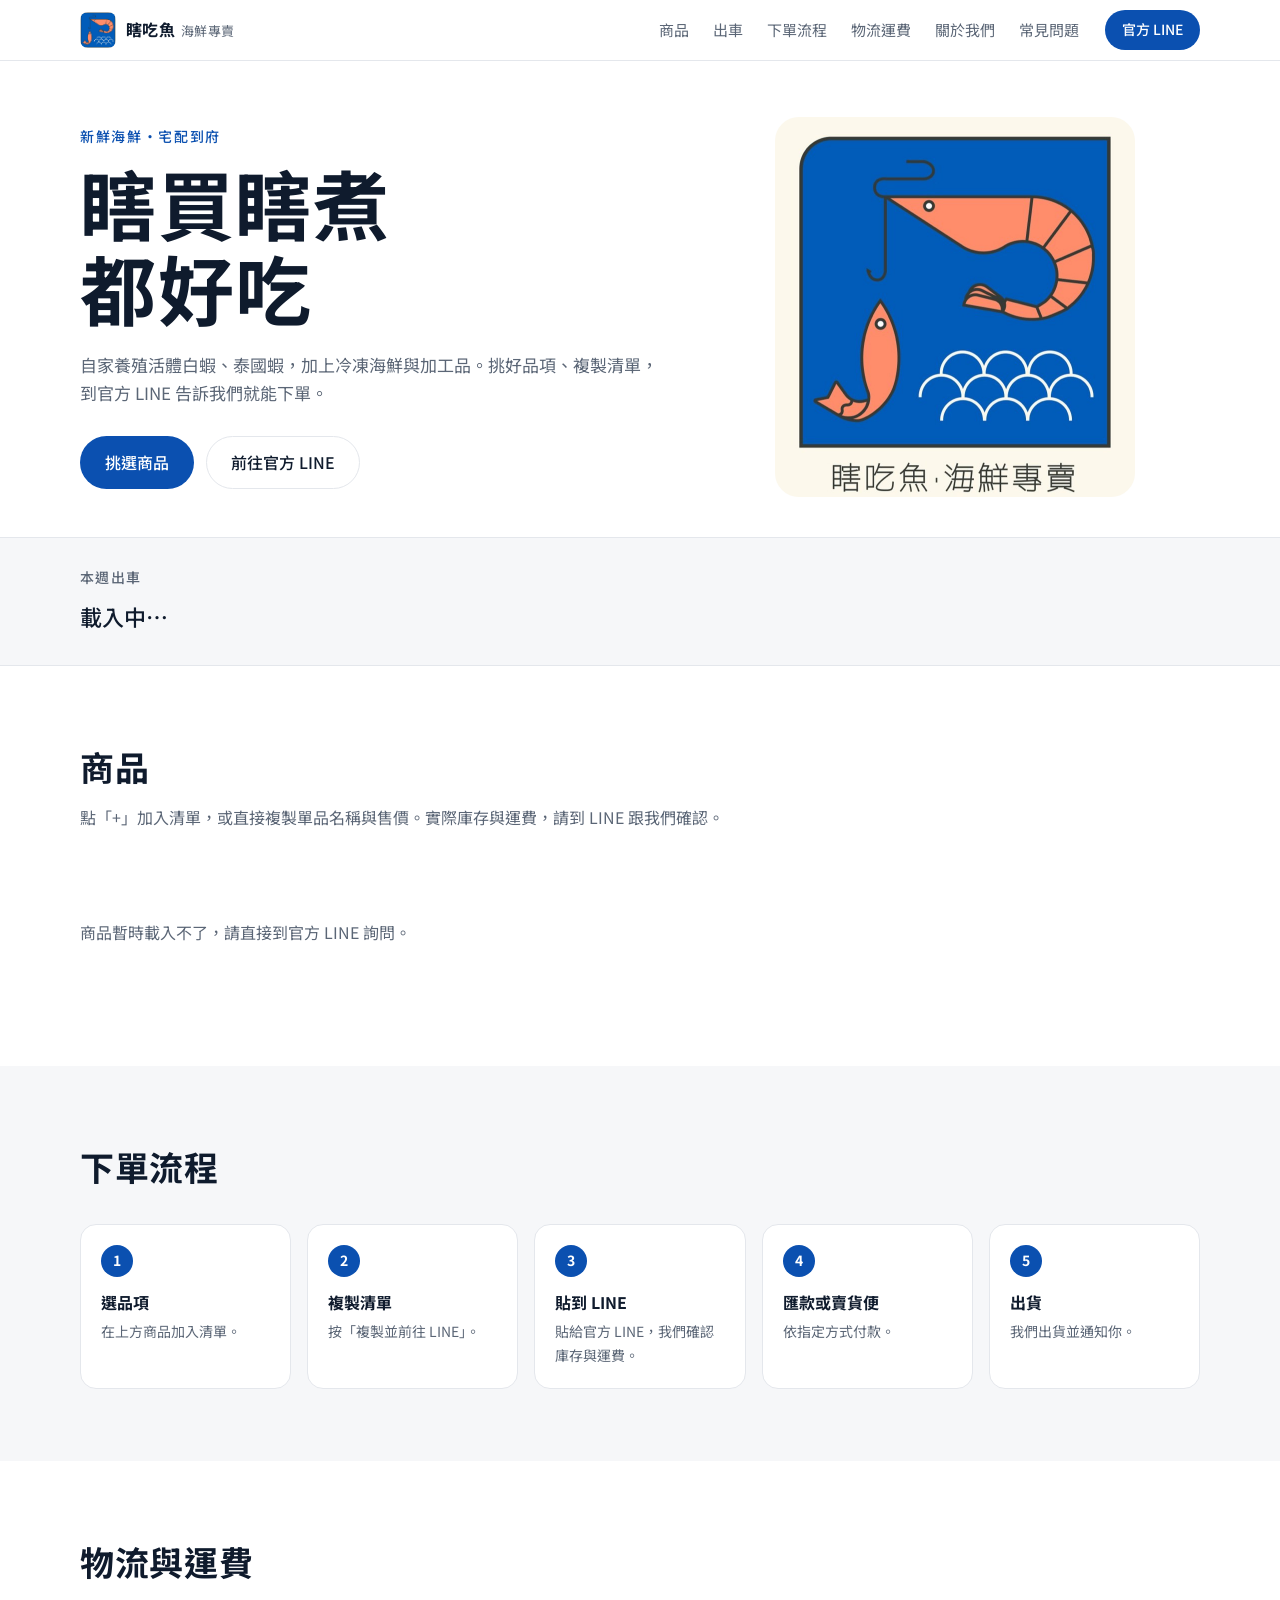
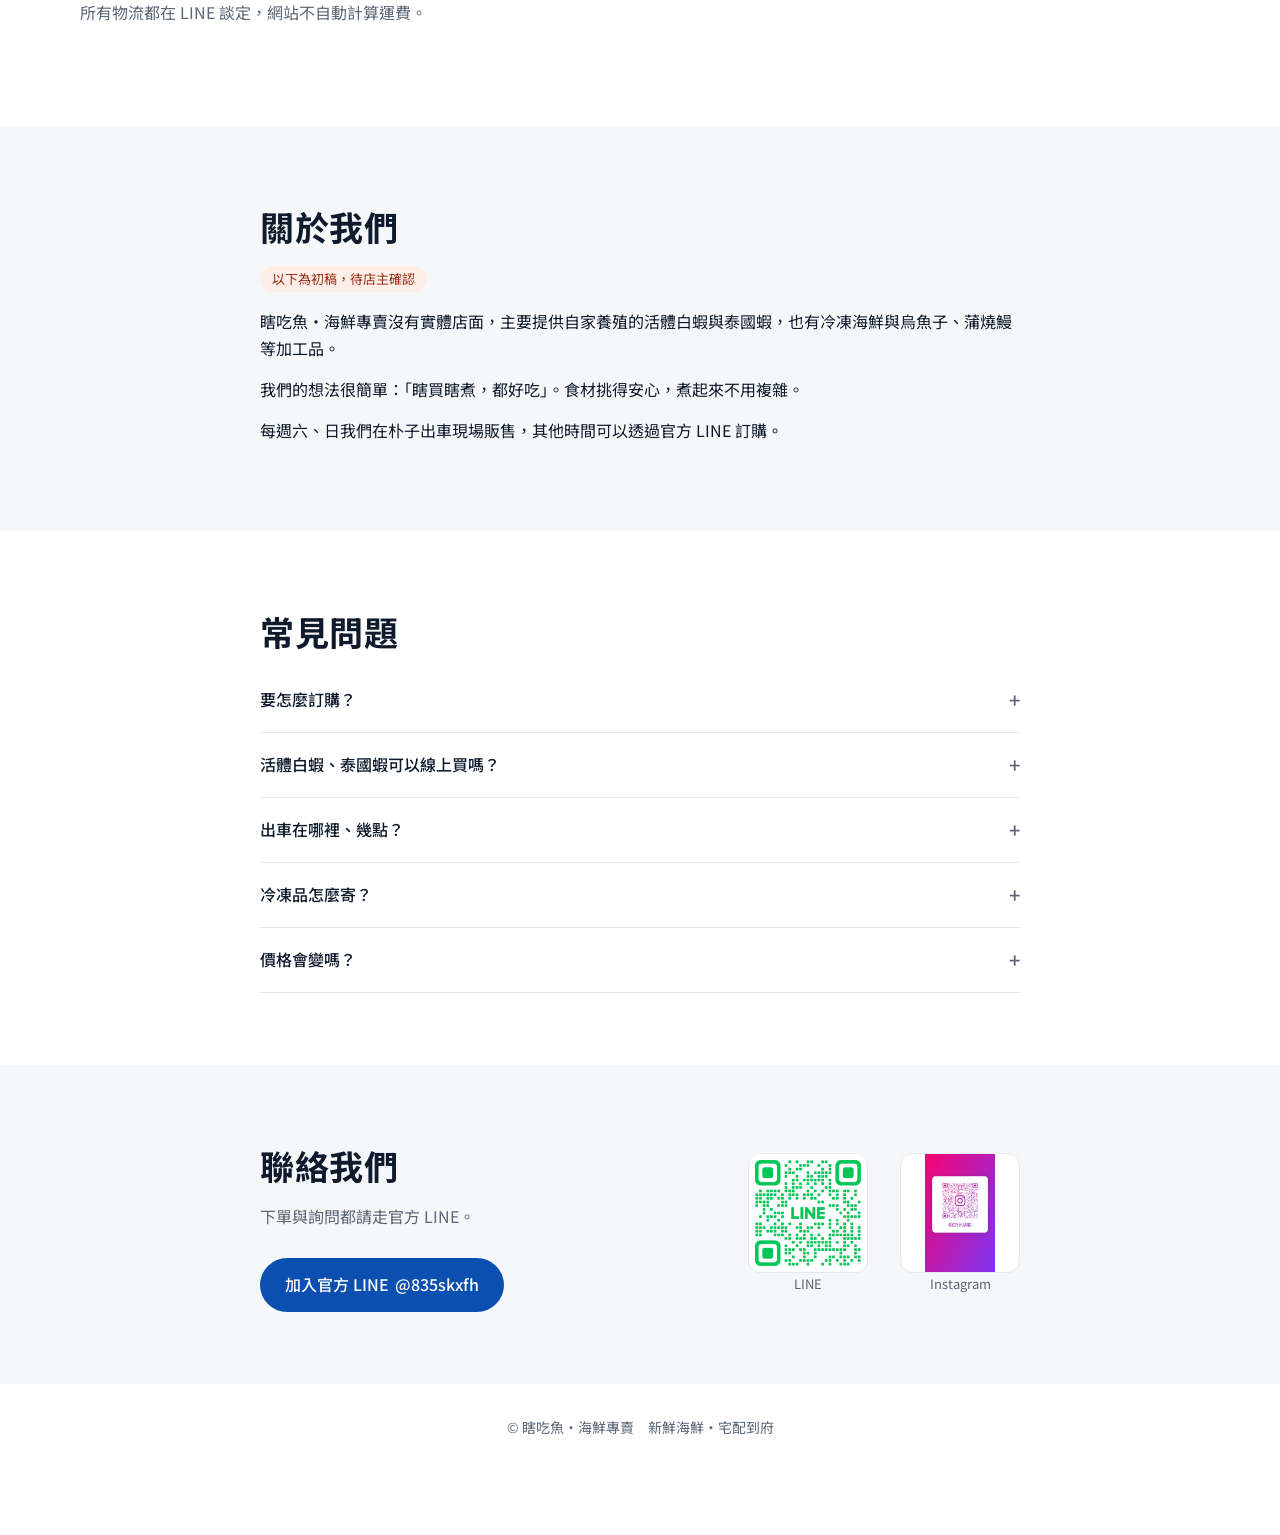
<file: index.html>
<!DOCTYPE html>
<html lang="zh-Hant">
<head>
<meta charset="utf-8">
<meta name="viewport" content="width=device-width, initial-scale=1">
<title>瞎吃魚・海鮮專賣｜新鮮海鮮・宅配到府</title>
<meta name="description" content="瞎吃魚・海鮮專賣：自家養殖活體白蝦、泰國蝦、冷凍海鮮與加工品。挑選品項、複製清單，到官方 LINE 下單。">
<link rel="icon" href="logo-mark.png">
<link rel="preconnect" href="https://fonts.googleapis.com">
<link rel="preconnect" href="https://fonts.gstatic.com" crossorigin>
<link href="https://fonts.googleapis.com/css2?family=Noto+Sans+TC:wght@300;400;500;700&display=swap" rel="stylesheet">
<link rel="stylesheet" href="style.css">
</head>
<body>

<header class="topbar">
  <div class="wrap topbar__in">
    <a class="brand" href="#top" aria-label="瞎吃魚・海鮮專賣 回到頂端">
      <img src="logo-mark.png" alt="" width="36" height="36">
      <span>瞎吃魚<small>海鮮專賣</small></span>
    </a>
    <nav class="nav" aria-label="主選單">
      <a href="#products">商品</a>
      <a href="#trip">出車</a>
      <a href="#how">下單流程</a>
      <a href="#shipping">物流運費</a>
      <a href="#about">關於我們</a>
      <a href="#faq">常見問題</a>
    </nav>
    <a class="btn btn--primary btn--sm" id="lineTop" href="#" target="_blank" rel="noopener">官方 LINE</a>
  </div>
</header>

<main id="top">
  <section class="hero">
    <div class="wrap hero__in">
      <div class="hero__text">
        <p class="eyebrow">新鮮海鮮・宅配到府</p>
        <h1>瞎買瞎煮<br>都好吃</h1>
        <p class="lead">自家養殖活體白蝦、泰國蝦，加上冷凍海鮮與加工品。挑好品項、複製清單，到官方 LINE 告訴我們就能下單。</p>
        <div class="hero__cta">
          <a class="btn btn--primary" href="#products">挑選商品</a>
          <a class="btn btn--ghost lineLink" href="#" target="_blank" rel="noopener">前往官方 LINE</a>
        </div>
      </div>
      <img class="hero__img" src="logo-full.jpg" alt="瞎吃魚・海鮮專賣 標誌：蝦、魚與海浪" width="360" height="380">
    </div>
  </section>

  <section class="band" id="trip" aria-labelledby="tripTitle">
    <div class="wrap">
      <div class="trip">
        <div>
          <h2 id="tripTitle" class="h2 h2--sm">本週出車</h2>
          <p class="trip__big" id="tripSchedule">載入中…</p>
          <p class="trip__place" id="tripPlace"></p>
        </div>
        <p class="trip__note" id="tripNote"></p>
      </div>
    </div>
  </section>

  <section class="section" id="products" aria-labelledby="prodTitle">
    <div class="wrap">
      <h2 class="h2" id="prodTitle">商品</h2>
      <p class="sub">點「+」加入清單，或直接複製單品名稱與售價。實際庫存與運費，請到 LINE 跟我們確認。</p>
      <div class="tabs" role="tablist" aria-label="商品分類" id="tabs"></div>
      <div id="catalog" aria-live="polite"><p class="empty">商品載入中…</p></div>
    </div>
  </section>

  <section class="section section--soft" id="how" aria-labelledby="howTitle">
    <div class="wrap">
      <h2 class="h2" id="howTitle">下單流程</h2>
      <ol class="steps">
        <li><b>1</b><h3>選品項</h3><p>在上方商品加入清單。</p></li>
        <li><b>2</b><h3>複製清單</h3><p>按「複製並前往 LINE」。</p></li>
        <li><b>3</b><h3>貼到 LINE</h3><p>貼給官方 LINE，我們確認庫存與運費。</p></li>
        <li><b>4</b><h3>匯款或賣貨便</h3><p>依指定方式付款。</p></li>
        <li><b>5</b><h3>出貨</h3><p>我們出貨並通知你。</p></li>
      </ol>
    </div>
  </section>

  <section class="section" id="shipping" aria-labelledby="shipTitle">
    <div class="wrap">
      <h2 class="h2" id="shipTitle">物流與運費</h2>
      <p class="sub">所有物流都在 LINE 談定，網站不自動計算運費。</p>
      <div class="cards" id="shipCards"></div>
    </div>
  </section>

  <section class="section section--soft" id="about" aria-labelledby="aboutTitle">
    <div class="wrap narrow">
      <h2 class="h2" id="aboutTitle">關於我們</h2>
      <p class="tag">以下為初稿，待店主確認</p>
      <div id="aboutText" class="prose">
        <p>瞎吃魚・海鮮專賣沒有實體店面，主要提供自家養殖的活體白蝦與泰國蝦，也有冷凍海鮮與烏魚子、蒲燒鰻等加工品。</p>
        <p>我們的想法很簡單：「瞎買瞎煮，都好吃」。食材挑得安心，煮起來不用複雜。</p>
        <p>每週六、日我們在朴子出車現場販售，其他時間可以透過官方 LINE 訂購。</p>
      </div>
    </div>
  </section>

  <section class="section" id="faq" aria-labelledby="faqTitle">
    <div class="wrap narrow">
      <h2 class="h2" id="faqTitle">常見問題</h2>
      <details><summary>要怎麼訂購？</summary><p>在網站挑好品項，按「複製並前往 LINE」，把清單貼給官方 LINE，我們會確認庫存與運費。網站本身不收款，也不能直接結帳。</p></details>
      <details><summary>活體白蝦、泰國蝦可以線上買嗎？</summary><p>不行。活體商品僅限出車現場購買，不提供線上購買與物流配送。朴子市、太保市、東石滿 5 斤可由店主親自外送，請先在 LINE 洽詢。</p></details>
      <details><summary>出車在哪裡、幾點？</summary><p id="faqTrip">每週六、日早上 7:30 開始，售完為止，地點在朴子市瓦季滷味門口。</p></details>
      <details><summary>冷凍品怎麼寄？</summary><p>少量可用 7-11 賣貨便冷凍店到店；量大可用黑貓冷凍宅急便。詳見上方「物流與運費」。</p></details>
      <details><summary>價格會變嗎？</summary><p>網站價格為目前售價，活體等時價商品以現場公告為準。實際金額以 LINE 確認為準。</p></details>
    </div>
  </section>

  <section class="section section--soft" id="contact" aria-labelledby="contactTitle">
    <div class="wrap narrow contact">
      <div>
        <h2 class="h2" id="contactTitle">聯絡我們</h2>
        <p class="sub">下單與詢問都請走官方 LINE。</p>
        <a class="btn btn--primary lineLink" href="#" target="_blank" rel="noopener">加入官方 LINE <span id="lineId"></span></a>
      </div>
      <figure><img src="qr-line.png" alt="官方 LINE QR Code" width="140" height="140"><figcaption>LINE</figcaption></figure>
      <figure><img src="qr-ig.jpg" alt="Instagram QR Code" width="140" height="140"><figcaption>Instagram</figcaption></figure>
    </div>
  </section>
</main>

<footer class="footer">
  <div class="wrap">© 瞎吃魚・海鮮專賣　新鮮海鮮・宅配到府</div>
</footer>

<!-- 選購清單 -->
<button class="cartfab" id="cartFab" aria-haspopup="dialog" aria-controls="drawer">
  我的清單<span class="cartfab__n" id="cartN">0</span>
</button>

<div class="overlay" id="overlay" hidden></div>
<aside class="drawer" id="drawer" role="dialog" aria-modal="true" aria-labelledby="drawerTitle" hidden>
  <div class="drawer__head">
    <h2 id="drawerTitle">我的清單</h2>
    <button class="iconbtn" id="drawerClose" aria-label="關閉">✕</button>
  </div>
  <div class="drawer__body" id="cartList"></div>
  <div class="drawer__foot">
    <div class="total"><span>合計</span><b id="cartTotal">$0</b></div>
    <p class="hint">不含運費，實際金額以 LINE 確認為準。</p>
    <button class="btn btn--primary btn--block" id="copyGo">複製並前往 LINE</button>
    <div id="manualBox" hidden>
      <p class="hint">無法自動複製，請長按選取下方文字後複製，再到 LINE 貼上。</p>
      <textarea id="manualText" rows="6" readonly></textarea>
    </div>
    <button class="linkbtn" id="clearCart">清空清單</button>
  </div>
</aside>

<div class="toast" id="toast" role="status" aria-live="polite"></div>

<script src="config.js"></script>
<script src="app.js"></script>
</body>
</html>
</file>
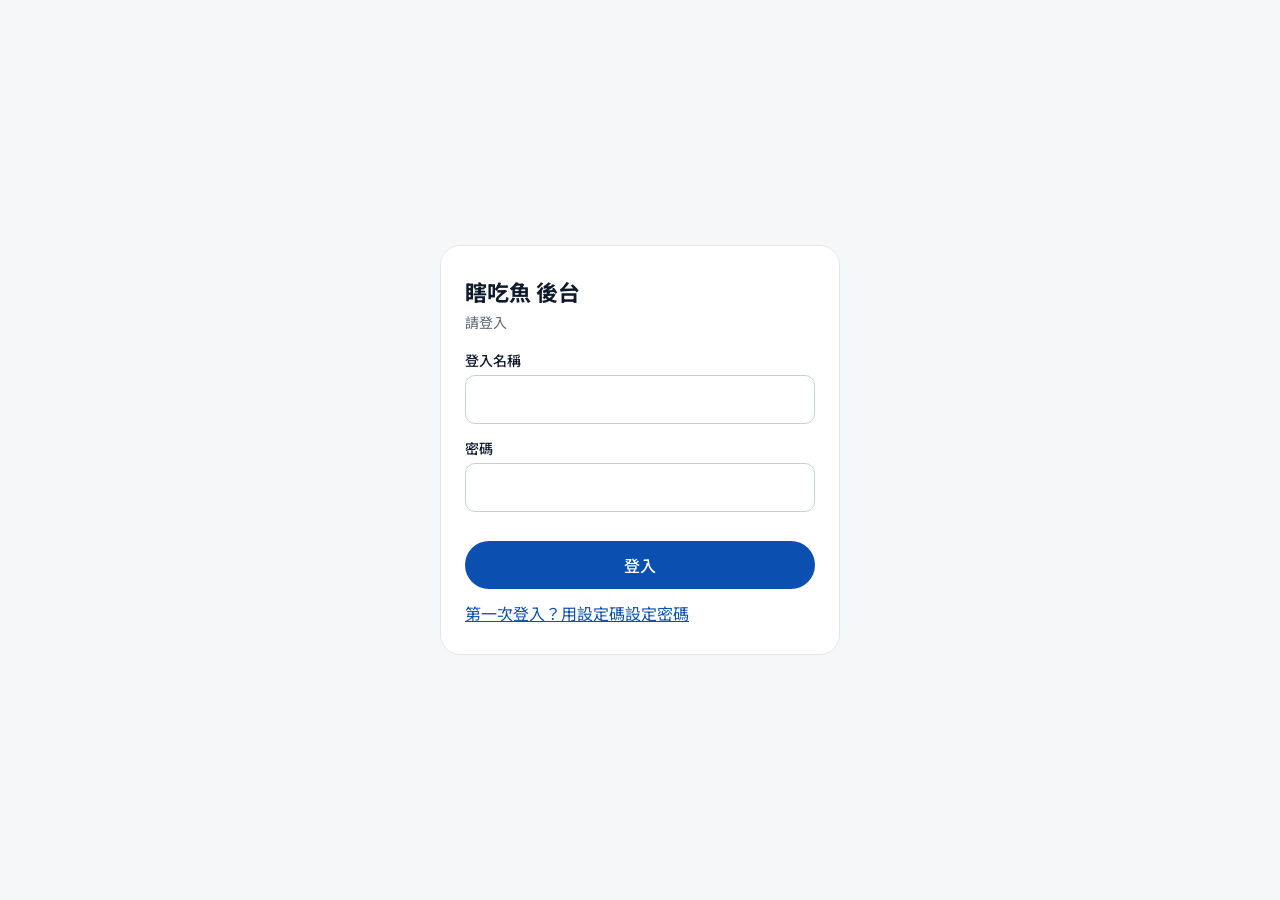
<file: admin/index.html>
<!DOCTYPE html>
<html lang="zh-Hant">
<head>
<base target="_top">
<meta charset="utf-8">
<meta name="viewport" content="width=device-width, initial-scale=1">
<title>瞎吃魚 後台</title>
<meta name="robots" content="noindex,nofollow">
<link href="https://fonts.googleapis.com/css2?family=Noto+Sans+TC:wght@400;500;700&display=swap" rel="stylesheet">
<style>
  :root { --ink:#0f1b2d; --muted:#5b6676; --blue:#0b50b0; --blue-d:#083d87; --coral-tint:#fdeee8; --coral-ink:#9a2f14;
          --red:#c0261b; --soft:#f6f7f9; --line:#e4e7ec; --ok:#17794a; --r:14px; }
  * { box-sizing: border-box; }
  body { margin:0; background:var(--soft); color:var(--ink); font-family:"Noto Sans TC",-apple-system,"PingFang TC",sans-serif; line-height:1.55; -webkit-font-smoothing:antialiased; }
  [hidden] { display:none !important; }
  button, input, select, textarea { font:inherit; color:inherit; }
  :focus-visible { outline:3px solid var(--blue); outline-offset:2px; }
  .num { font-variant-numeric: tabular-nums; }

  /* 登入 */
  .center { min-height:100vh; display:grid; place-items:center; padding:16px; }
  .panel { width:min(400px,100%); background:#fff; border:1px solid var(--line); border-radius:20px; padding:28px 24px; }
  .panel h1 { margin:0 0 4px; font-size:22px; }
  .panel p.sub { margin:0 0 16px; color:var(--muted); font-size:14px; }
  label.f { display:block; margin:14px 0 4px; font-size:14px; font-weight:500; }
  input[type=text], input[type=password], input[type=date], input[type=number], input:not([type]), select, textarea {
    width:100%; min-height:48px; padding:10px 12px; border:1px solid #c9cfd9; border-radius:10px; background:#fff; font-size:17px; }
  textarea { min-height:80px; }
  .btn { display:inline-flex; align-items:center; justify-content:center; min-height:48px; padding:0 22px; border:1px solid transparent; border-radius:999px; background:var(--blue); color:#fff; font-weight:500; cursor:pointer; }
  .btn:hover { background:var(--blue-d); }
  .btn:disabled { opacity:.5; cursor:default; }
  .btn.ghost { background:#fff; color:var(--ink); border-color:var(--line); }
  .btn.danger { background:#fff; color:var(--red); border-color:#f0c4c0; }
  .btn.block { width:100%; }
  .btn.sm { min-height:40px; padding:0 16px; font-size:14px; }
  .linkbtn { background:none; border:0; color:var(--blue); text-decoration:underline; cursor:pointer; padding:12px 0 0; }
  .err { color:var(--red); min-height:1.4em; margin-top:10px; font-size:14px; }

  /* 框架 */
  .top { position:sticky; top:0; z-index:10; background:#fff; border-bottom:1px solid var(--line); }
  .top__in { max-width:960px; margin:auto; display:flex; align-items:center; gap:8px; padding:0 12px; height:56px; }
  .top b { font-size:17px; }
  .top .sp { flex:1; }
  .tabs { max-width:960px; margin:auto; display:flex; gap:2px; padding:0 8px; overflow-x:auto; scrollbar-width:none; }
  .tabs::-webkit-scrollbar { display:none; }
  .tab { flex:none; padding:0 14px; min-height:44px; border:0; background:none; color:var(--muted); font-weight:500; border-bottom:3px solid transparent; cursor:pointer; }
  .tab[aria-selected=true] { color:var(--blue); border-color:var(--blue); }
  main { max-width:960px; margin:auto; padding:16px 12px 120px; }
  .card { background:#fff; border:1px solid var(--line); border-radius:var(--r); padding:14px; margin-bottom:12px; }
  .row { display:flex; align-items:center; gap:10px; }
  .row.wrap { flex-wrap:wrap; }
  .grow { flex:1; min-width:0; }
  .muted { color:var(--muted); font-size:14px; }
  .h { margin:0 0 12px; font-size:18px; }
  .pill { display:inline-block; padding:1px 10px; border-radius:999px; font-size:13px; background:var(--soft); border:1px solid var(--line); }
  .pill.live { background:var(--coral-tint); color:var(--coral-ink); border-color:transparent; }
  .pill.off { color:var(--muted); }
  .neg { color:var(--red); }
  .cost { color:var(--red); }          /* 成本用紅字 */
  .chips { display:flex; gap:8px; flex-wrap:wrap; margin-bottom:12px; }
  .chip { min-height:40px; padding:0 16px; border:1px solid var(--line); background:#fff; border-radius:999px; cursor:pointer; }
  .chip[aria-pressed=true] { background:var(--ink); color:#fff; border-color:var(--ink); }

  /* 列表列 */
  .item { display:flex; align-items:center; gap:12px; padding:12px 14px; background:#fff; border:1px solid var(--line); border-radius:var(--r); margin-bottom:8px; cursor:pointer; width:100%; text-align:left; }
  .item:hover { border-color:#b9c1ce; }
  .item .t { font-weight:500; }
  .item .r { text-align:right; }

  /* 出車表單 */
  .sumbar { position:sticky; bottom:0; z-index:9; background:#fff; border-top:1px solid var(--line); box-shadow:0 -6px 20px rgba(15,27,45,.06); }
  .sumbar__in { max-width:960px; margin:auto; padding:10px 12px calc(10px + env(safe-area-inset-bottom)); }
  .kpis { display:grid; grid-template-columns:repeat(3,1fr); gap:8px; text-align:center; margin-bottom:8px; }
  .kpis small { display:block; color:var(--muted); font-size:12px; }
  .kpis b { font-size:20px; }
  .line { display:grid; grid-template-columns:1fr 1fr 1fr; gap:8px; margin-top:8px; }
  .line .nm { grid-column:1 / -1; display:flex; gap:8px; align-items:center; }
  .line .nm input { font-weight:500; }
  .fld small { display:block; color:var(--muted); font-size:12px; margin-bottom:2px; }
  .fld input { text-align:right; padding:8px 10px; min-height:46px; }
  .line.zero { opacity:.55; }
  .line.zero:focus-within, .line.zero:hover { opacity:1; }
  .subt { grid-column:1 / -1; text-align:right; color:var(--muted); font-size:13px; }
  .xbtn { width:44px; height:44px; border:0; background:none; font-size:18px; color:var(--muted); cursor:pointer; border-radius:50%; }
  .seg { display:inline-flex; border:1px solid var(--line); border-radius:999px; overflow:hidden; background:#fff; }
  .seg button { border:0; background:none; padding:0 20px; min-height:44px; cursor:pointer; }
  .seg button[aria-pressed=true] { background:var(--ink); color:#fff; }
  .cashgrid { display:grid; grid-template-columns:repeat(4,1fr); gap:8px; }
  @media (max-width:520px) { .cashgrid { grid-template-columns:repeat(3,1fr); } }
  .alert { margin-top:8px; padding:10px 12px; border-radius:10px; font-size:14px; }
  .alert.bad { background:#fdecea; color:var(--red); border:1px solid #f4c2be; }
  .alert.ok { background:#e9f6ef; color:var(--ok); }
  .alert.info { background:var(--soft); color:var(--muted); }

  /* 彈出視窗 */
  .modal { position:fixed; inset:0; z-index:30; background:rgba(15,27,45,.45); display:grid; place-items:end center; }
  @media (min-width:640px) { .modal { place-items:center; } }
  .sheet { width:min(520px,100%); max-height:92vh; overflow:auto; background:#fff; border-radius:20px 20px 0 0; padding:20px; }
  @media (min-width:640px) { .sheet { border-radius:20px; } }
  .sheet h2 { margin:0 0 4px; font-size:19px; }
  .two { display:grid; grid-template-columns:1fr 1fr; gap:10px; }
  .tbl { width:100%; border-collapse:collapse; font-size:14px; }
  .tbl th, .tbl td { padding:8px 6px; border-bottom:1px solid var(--line); text-align:right; white-space:nowrap; }
  .tbl th:first-child, .tbl td:first-child { text-align:left; white-space:normal; }
  .tbl th { color:var(--muted); font-weight:500; font-size:13px; }
  .scroll { overflow-x:auto; }
  .st { display:inline-block; padding:1px 10px; border-radius:999px; font-size:13px; background:var(--soft); border:1px solid var(--line); }
  .st.s1 { background:#fff4d6; border-color:transparent; color:#7a5a00; } .st.s2 { background:#fdeee8; border-color:transparent; color:var(--coral-ink); }
  .st.s3 { background:#e5eefc; border-color:transparent; color:var(--blue-d); } .st.s4 { background:#e9f6ef; border-color:transparent; color:var(--ok); } .st.s5 { background:var(--soft); color:var(--muted); }
  .low { color:var(--red); font-weight:500; }
  textarea.mono { font:13px/1.5 ui-monospace,Menlo,monospace; min-height:160px; }
  .toast { position:fixed; left:50%; bottom:90px; transform:translateX(-50%); background:var(--ink); color:#fff; padding:10px 20px; border-radius:999px; z-index:50; font-size:14px; }
  .switch { width:52px; height:32px; border-radius:999px; border:0; background:#c9cfd9; position:relative; cursor:pointer; flex:none; }
  .switch::after { content:""; position:absolute; top:3px; left:3px; width:26px; height:26px; border-radius:50%; background:#fff; transition:left .15s; }
  .switch[aria-checked=true] { background:var(--blue); }
  .switch[aria-checked=true]::after { left:23px; }
  @media (prefers-reduced-motion:reduce) { * { transition:none !important; } }
</style>
</head>
<body>

<!-- 登入 -->
<div class="center" id="login">
  <div class="panel">
    <h1>瞎吃魚 後台</h1>
    <p class="sub" id="loginSub">請登入</p>
    <label class="f" for="u">登入名稱</label>
    <input id="u" autocomplete="username" autocapitalize="none" autocorrect="off">
    <div id="setupRow" hidden>
      <label class="f" for="code">一次性設定碼</label>
      <input id="code" autocomplete="off" autocapitalize="none">
    </div>
    <label class="f" for="p" id="plabel">密碼</label>
    <input id="p" type="password" autocomplete="current-password">
    <div class="err" id="loginErr" role="alert"></div>
    <button class="btn block" id="go">登入</button>
    <button class="linkbtn" id="toggle">第一次登入？用設定碼設定密碼</button>
  </div>
</div>

<!-- 主畫面 -->
<div id="app" hidden>
  <header class="top">
    <div class="top__in">
      <b>瞎吃魚 後台</b><span class="sp"></span>
      <span class="muted" id="who"></span>
      <button class="btn ghost sm" id="menuBtn">帳號</button>
    </div>
    <div class="tabs" role="tablist">
      <button class="tab" role="tab" data-v="trips" aria-selected="true">出車記帳</button>
      <button class="tab" role="tab" data-v="orders" aria-selected="false">訂單</button>
      <button class="tab" role="tab" data-v="customers" aria-selected="false">客戶</button>
      <button class="tab" role="tab" data-v="stock" aria-selected="false">庫存</button>
      <button class="tab" role="tab" data-v="report" aria-selected="false">報表</button>
      <button class="tab" role="tab" data-v="products" aria-selected="false">商品</button>
      <button class="tab" role="tab" data-v="settings" aria-selected="false">設定</button>
    </div>
  </header>
  <main id="view"></main>
</div>

<div id="modalRoot"></div>
<div class="toast" id="toast" hidden role="status"></div>

<script>
/* 在 GitHub Pages 上執行時沒有 google.script.run，改用 fetch 呼叫 Apps Script 的 doPost；在 Apps Script 內執行時不啟用。 */
(function () {
  if (window.google && window.google.script) return;
  var API = 'https://script.google.com/macros/s/AKfycbxcgcFzv_4K0gKSB-Np4354S_r02I1SmKXdrCKRw3XKg6tlgkCxHKoc5azF0RhbsgXDcA/exec';
  function mk(ok, err) {
    var base = { withSuccessHandler: function (f) { return mk(f, err); }, withFailureHandler: function (f) { return mk(ok, f); } };
    return new Proxy(base, { get: function (t, k) {
      if (k in t) return t[k];
      return function () {
        var args = [].slice.call(arguments);
        fetch(API, { method: 'POST', headers: { 'Content-Type': 'text/plain;charset=utf-8' }, body: JSON.stringify({ fn: String(k), args: args }) })
          .then(function (r) { return r.json(); })
          .then(function (d) { if (d.e) throw new Error(d.e); return d.r; })
          .then(function (r) { if (ok) ok(r); }, function (e) { if (err) err(e.message === 'Failed to fetch' ? new Error('連線失敗，請檢查網路') : e); });
      };
    } });
  }
  window.google = { script: { run: mk() } };
})();
</script>
<script>
(function () {
  'use strict';
  var $ = function (id) { return document.getElementById(id); };
  var token = null, user = '', view = 'trips';
  var CACHE = {};
  function swr(key, promise, draw, onErr) { if (CACHE[key]) draw(CACHE[key]); promise.then(function (r) { CACHE[key] = r; draw(r); }, function (e) { if (!CACHE[key]) onErr(e); }); }
  var state = { products: [], pFilter: { cat: '全部', q: '' }, month: monthOf(new Date()), names: [] };

  /* ---------- 工具 ---------- */
  function esc(s) { return String(s == null ? '' : s).replace(/[&<>"']/g, function (c) { return { '&': '&amp;', '<': '&lt;', '>': '&gt;', '"': '&quot;', "'": '&#39;' }[c]; }); }
  function money(n) { n = Math.round(Number(n) || 0); return (n < 0 ? '−$' : '$') + Math.abs(n).toLocaleString('en-US'); }
  function r2(n) { return Math.round(n * 100) / 100; }
  function num(v) { var n = parseFloat(v); return isFinite(n) ? n : 0; }
  function pad(n) { return ('0' + n).slice(-2); }
  function todayStr() { var d = new Date(); return d.getFullYear() + '-' + pad(d.getMonth() + 1) + '-' + pad(d.getDate()); }
  function monthOf(d) { return d.getFullYear() + '-' + pad(d.getMonth() + 1); }
  var tt; function toast(m) { var t = $('toast'); t.textContent = m; t.hidden = false; clearTimeout(tt); tt = setTimeout(function () { t.hidden = true; }, 2400); }
  function store(k, v) { try { if (v == null) sessionStorage.removeItem(k); else sessionStorage.setItem(k, v); } catch (e) {} }
  function load(k) { try { return sessionStorage.getItem(k); } catch (e) { return null; } }

  function call(fn) {
    var args = [].slice.call(arguments, 1);
    return new Promise(function (resolve, reject) {
      var run = google.script.run.withSuccessHandler(function (r) { if (/^api_(save|delete|set|stockMove|import)/.test(fn)) CACHE = {}; resolve(r); }).withFailureHandler(function (e) {
        var m = (e && e.message) || '連線失敗';
        if (m.indexOf('未登入') >= 0) { logout(true); }
        reject(new Error(m.replace(/^Error:\s*/, '')));
      });
      run[fn].apply(run, args);
    });
  }
  function authed(fn) { return call.apply(null, [fn, token].concat([].slice.call(arguments, 1))); }

  /* ---------- 登入 ---------- */
  var setupMode = false;
  $('toggle').onclick = function () {
    setupMode = !setupMode;
    $('setupRow').hidden = !setupMode;
    $('plabel').textContent = setupMode ? '新密碼（至少 8 碼，不要與其他網站共用）' : '密碼';
    $('p').autocomplete = setupMode ? 'new-password' : 'current-password';
    $('go').textContent = setupMode ? '設定密碼並登入' : '登入';
    $('toggle').textContent = setupMode ? '已有密碼？回登入' : '第一次登入？用設定碼設定密碼';
    $('loginErr').textContent = '';
  };
  function doLogin() {
    $('loginErr').textContent = ''; $('go').disabled = true;
    var p = setupMode ? call('api_setupPassword', $('u').value, $('code').value, $('p').value) : call('api_login', $('u').value, $('p').value);
    p.then(function (r) {
      $('go').disabled = false;
      if (!r || !r.ok) { $('loginErr').textContent = (r && r.error) || '失敗'; return; }
      token = r.token; user = r.username; store('xcy_tok', token); store('xcy_user', user);
      $('p').value = ''; $('code').value = '';
      enter();
    }).catch(function (e) { $('go').disabled = false; $('loginErr').textContent = e.message; });
  }
  $('go').onclick = doLogin;
  $('p').addEventListener('keydown', function (e) { if (e.key === 'Enter') doLogin(); });

  function logout(silent) {
    if (token && !silent) { try { google.script.run.api_logout(token); } catch (e) {} }
    token = null; store('xcy_tok', null); store('xcy_user', null);
    $('app').hidden = true; $('login').hidden = false; closeModal();
    if (silent) $('loginErr').textContent = '登入已逾時，請重新登入';
  }

  function enter() {
    $('login').hidden = true; $('app').hidden = false; $('who').textContent = user;
    go(view);
  }

  var saved = load('xcy_tok');
  if (saved) {
    token = saved; user = load('xcy_user') || '';
    call('api_whoami', token).then(function (r) { user = r.username; enter(); }).catch(function () { token = null; store('xcy_tok', null); });
  }

  /* ---------- 導覽 ---------- */
  [].forEach.call(document.querySelectorAll('.tab'), function (b) {
    b.onclick = function () { go(b.getAttribute('data-v')); };
  });
  function go(v) {
    view = v;
    [].forEach.call(document.querySelectorAll('.tab'), function (b) { b.setAttribute('aria-selected', b.getAttribute('data-v') === v ? 'true' : 'false'); });
    var f = { trips: tripsList, orders: ordersList, customers: customersView, stock: stockView, report: reportView, products: productsView, settings: settingsView }[v];
    f();
  }
  $('menuBtn').onclick = accountModal;

  /* ---------- 彈出視窗 ---------- */
  function openModal(html) {
    $('modalRoot').innerHTML = '<div class="modal" id="modal"><div class="sheet" role="dialog" aria-modal="true">' + html + '</div></div>';
    $('modal').addEventListener('mousedown', function (e) { if (e.target === $('modal')) closeModal(); });
    var f = $('modal').querySelector('input,select,button'); if (f) f.focus();
    return $('modal');
  }
  function closeModal() { $('modalRoot').innerHTML = ''; }
  document.addEventListener('keydown', function (e) { if (e.key === 'Escape') closeModal(); });

  function accountModal() {
    var m = openModal('<h2>' + esc(user) + '</h2><p class="muted">修改密碼（至少 8 碼）</p>' +
      '<label class="f" for="op">舊密碼</label><input id="op" type="password" autocomplete="current-password">' +
      '<label class="f" for="np">新密碼</label><input id="np" type="password" autocomplete="new-password">' +
      '<div class="err" id="aerr" role="alert"></div>' +
      '<div class="row" style="margin-top:12px"><button class="btn grow" id="chg">修改密碼</button><button class="btn ghost" id="lo">登出</button></div>');
    $('lo').onclick = function () { logout(); };
    $('chg').onclick = function () {
      $('chg').disabled = true; $('aerr').textContent = '';
      authed('api_changePassword', $('op').value, $('np').value).then(function (r) {
        $('chg').disabled = false;
        if (!r.ok) { $('aerr').textContent = r.error; return; }
        closeModal(); toast('密碼已修改');
      }).catch(function (e) { $('chg').disabled = false; $('aerr').textContent = e.message; });
    };
  }

  /* =====================  出車記帳  ===================== */
  function tripsList() {
    var v = $('view');
    v.innerHTML = '<div class="row wrap" style="margin-bottom:12px"><input type="month" id="mon" value="' + esc(state.month) + '" style="width:auto">' +
      '<span class="grow"></span><button class="btn" id="newTrip">+ 新增場次</button></div><div id="tlist" class="muted">載入中…</div>';
    $('newTrip').onclick = function () { tripForm(null); };
    $('mon').onchange = function () { state.month = this.value; tripsList(); };
    swr('trips:' + state.month, authed('api_listTrips', state.month), function (r) {
      var h = '<div class="card"><div class="kpis"><div><small>本月進帳</small><b class="num">' + money(r.sum.income) + '</b></div>' +
        '<div><small>成本</small><b class="num cost">' + money(r.sum.cost) + '</b></div><div><small>淨額</small><b class="num">' + money(r.sum.net) + '</b></div></div></div>';
      if (!r.trips.length) h += '<p class="muted">這個月還沒有出車紀錄。</p>';
      r.trips.forEach(function (t) {
        var bad = Math.abs(num(t.diff)) >= 0.5 && num(t.counted) > 0;
        h += '<button class="item" data-id="' + esc(t.id) + '"><div class="grow"><div class="t">' + esc(t.date) +
          ' <span class="pill ' + (t.type === '活體' ? 'live' : '') + '">' + esc(t.type) + '</span></div><div class="muted">' + esc(t.place) +
          (bad ? ' <span class="neg">· 差額 ' + money(t.diff) + '</span>' : '') + '</div></div>' +
          '<div class="r num"><div class="t">' + money(t.income) + '</div><div class="muted">淨 ' + money(t.net) + '</div></div></button>';
      });
      $('tlist').className = ''; $('tlist').innerHTML = h;
      [].forEach.call(document.querySelectorAll('.item[data-id]'), function (b) { b.onclick = function () { tripForm(b.getAttribute('data-id')); }; });
    }, function (e) { $('tlist').textContent = e.message; });
  }

  var DENOMS = [1000, 500, 100, 50, 10, 5, 1];
  var T = null; // 目前編輯的場次

  function tripForm(id) {
    $('view').innerHTML = '<p class="muted">載入中…</p>';
    var p = id ? authed('api_getTrip', id).then(function (r) { if (!r.ok) throw new Error(r.error); return r.trip; })
               : authed('api_tripDefaults', '活體').then(function (d) { return newTrip('活體', d); });
    p.then(function (t) {
      T = t; T._new = !id; if (id) { T.remIdx = -1; T.auto = false; } renderTripForm();
      authed('api_listProducts').then(function (r) { state.products = r.products; state.names = r.products.map(function (x) { return x['品名']; }); });
    }).catch(function (e) { $('view').innerHTML = '<p class="neg">' + esc(e.message) + '</p><button class="btn ghost" id="bk">返回</button>'; $('bk').onclick = tripsList; });
  }

  function newTrip(type, d) {
    var t = { id: '', date: todayStr(), place: d.place, type: type, items: d.items, cash: {}, petty: d.petty, transfer: '', note: '', _fresh: true };
    t.remIdx = findRem(t.items); t.auto = t.remIdx >= 0;
    return t;
  }

  function findRem(items) { for (var i = 0; i < items.length; i++) if (items[i].name === '白蝦') return i; return -1; }

  function calc() {
    var income = 0, cost = 0;
    T.items.forEach(function (it) { income += r2(num(it.weight) * num(it.price)); cost += r2(num(it.weight) * num(it.cost)); });
    var counted = 0; DENOMS.forEach(function (d) { counted += d * Math.floor(num(T.cash[d])); });
    var cashIncome = counted - num(T.petty);
    return { income: r2(income), cost: r2(cost), net: r2(income - cost), counted: counted, cashIncome: cashIncome, diff: r2(income - cashIncome - num(T.transfer)) };
  }

  function renderTripForm() {
    var h = '<div class="row" style="margin-bottom:12px"><button class="btn ghost sm" id="bk">← 返回</button><span class="grow"></span>' +
      (T.id ? '<button class="btn danger sm" id="del">刪除場次</button>' : '') + '</div>';
    h += '<div class="card"><div class="two"><div><label class="f" for="d" style="margin-top:0">日期</label><input id="d" type="date" value="' + esc(T.date) + '"></div>' +
      '<div><label class="f" for="pl" style="margin-top:0">地點</label><input id="pl" value="' + esc(T.place) + '"></div></div>' +
      '<div class="row" style="margin-top:12px"><span class="muted">商品類型</span><div class="seg" id="seg"><button data-t="活體" aria-pressed="' + (T.type === '活體') + '">活體</button><button data-t="冷凍" aria-pressed="' + (T.type === '冷凍') + '">冷凍</button></div></div></div>';

    h += '<div class="card"><h3 class="h">1. 點鈔與收款</h3><div class="cashgrid">';
    DENOMS.forEach(function (d) {
      h += '<div class="fld"><small>' + d + ' 元（張）</small><input inputmode="numeric" pattern="[0-9]*" data-d="' + d + '" value="' + esc(T.cash[d] || '') + '"></div>';
    });
    h += '</div><div class="two" style="margin-top:12px"><div class="fld"><small>零用金</small><input inputmode="numeric" id="petty" value="' + esc(T.petty) + '"></div>' +
      '<div class="fld"><small>轉帳收入</small><input inputmode="decimal" id="transfer" value="' + esc(T.transfer) + '"></div></div>' +
      '<div id="cashInfo"></div></div>';
    h += '<div class="card"><h3 class="h">2. 品項（先輸入已知的銷售量）</h3>' +
      '<div class="row" style="margin-bottom:8px"><div class="grow"><b>用進帳自動算餘量</b><div class="muted" id="remNote"></div></div>' +
      '<button class="switch" id="autoSw" role="switch" aria-checked="' + (!!T.auto) + '" aria-label="用進帳自動算餘量"></button></div>' +
      '<div id="items"></div><button class="btn ghost block" id="addItem" style="margin-top:12px">+ 新增品項</button></div>';
    h += '<div class="card"><label class="f" for="note" style="margin-top:0">備註</label><textarea id="note">' + esc(T.note) + '</textarea></div>';
    h += '<div class="sumbar"><div class="sumbar__in"><div class="kpis"><div><small>進帳</small><b class="num" id="kI"></b></div><div><small>成本</small><b class="num cost" id="kC"></b></div><div><small>淨額</small><b class="num" id="kN"></b></div></div>' +
      '<div class="err" id="terr" role="alert"></div><button class="btn block" id="saveTrip">儲存場次</button></div></div>';
    $('view').innerHTML = h;
    renderItems(); refresh();

    $('bk').onclick = tripsList;
    if ($('del')) $('del').onclick = function () {
      var m = openModal('<h2>刪除這個場次？</h2><p class="muted">' + esc(T.date) + ' ' + esc(T.type) + '，刪除後無法復原。</p><div class="row"><button class="btn danger grow" id="yes">刪除</button><button class="btn ghost grow" id="no">取消</button></div>');
      $('no').onclick = closeModal;
      $('yes').onclick = function () { authed('api_deleteTrip', T.id).then(function (r) { if (!r.ok) throw new Error(r.error); closeModal(); toast('已刪除'); tripsList(); }).catch(function (e) { closeModal(); $('terr').textContent = e.message; }); };
    };
    ['d', 'pl', 'note'].forEach(function (k) { $(k).oninput = function () { T[{ d: 'date', pl: 'place', note: 'note' }[k]] = this.value; }; });
    $('petty').oninput = function () { T.petty = this.value; refresh(); };
    $('transfer').oninput = function () { T.transfer = this.value; refresh(); };
    [].forEach.call(document.querySelectorAll('[data-d]'), function (i) { i.oninput = function () { T.cash[i.getAttribute('data-d')] = this.value; refresh(); }; });
    [].forEach.call($('seg').children, function (b) {
      b.onclick = function () {
        var t = b.getAttribute('data-t'); if (t === T.type) return;
        var changed = T.items.some(function (i) { return num(i.weight) > 0; });
        var sw = function () {
          T.type = t;
          authed('api_tripDefaults', t).then(function (d) { T.items = d.items; T.place = T.place || d.place; T.remIdx = T.id ? -1 : findRem(d.items); T.auto = T.remIdx >= 0; renderTripForm(); }).catch(function (e) { $('terr').textContent = e.message; });
        };
        if (changed) { openModal('<h2>切換成「' + t + '」？</h2><p class="muted">目前輸入的重量會清掉，改帶入' + t + '上一場的品項與價格。</p><div class="row"><button class="btn grow" id="ok">切換</button><button class="btn ghost grow" id="no">取消</button></div>'); $('no').onclick = closeModal; $('ok').onclick = function () { closeModal(); sw(); }; }
        else sw();
      };
    });
    $('autoSw').onclick = function () { if (T.remIdx < 0) { toast('請先在要當餘量的品項上按「餘量」'); return; } T.auto = !T.auto; syncAuto(); refresh(); };
    $('addItem').onclick = function () { T.items.push({ productId: '', name: '', weight: '', cost: '', price: '' }); renderItems(); var n = document.querySelectorAll('#items [data-f=name]'); n[n.length - 1].focus(); };
    $('saveTrip').onclick = saveTrip;
  }

  function renderItems() {
    var box = $('items'), h = '';
    T.items.forEach(function (it, i) {
      var zero = !(num(it.weight) > 0);
      h += '<div class="line' + (zero ? ' zero' : '') + '" data-i="' + i + '"><div class="nm"><input data-f="name" list="names" value="' + esc(it.name) + '" placeholder="品名" aria-label="品名"><button class="chip" data-r="' + i + '" aria-pressed="' + (T.remIdx === i) + '" title="進帳扣掉其他品項後，剩下的算在這個品項">餘量</button><button class="xbtn" data-x="' + i + '" aria-label="移除品項">✕</button></div>' +
        '<div class="fld"><small>重量（斤）</small><input data-f="weight" inputmode="decimal" value="' + esc(it.weight) + '"></div>' +
        '<div class="fld"><small>成本／斤</small><input class="cost" data-f="cost" inputmode="decimal" value="' + esc(it.cost) + '"></div>' +
        '<div class="fld"><small>單價／斤</small><input data-f="price" inputmode="decimal" value="' + esc(it.price) + '"></div>' +
        '<div class="subt num" data-sub="' + i + '"></div></div>';
    });
    h += '<datalist id="names">' + state.names.map(function (n) { return '<option value="' + esc(n) + '">'; }).join('') + '</datalist>';
    box.innerHTML = h;
    [].forEach.call(box.querySelectorAll('.line'), function (row) {
      var i = +row.getAttribute('data-i');
      [].forEach.call(row.querySelectorAll('[data-f]'), function (inp) {
        inp.oninput = function () { if (T.auto && i === T.remIdx && inp.getAttribute('data-f') === 'weight') { T.auto = false; syncAuto(); } T.items[i][inp.getAttribute('data-f')] = this.value; if (inp.getAttribute('data-f') === 'name') T.items[i].productId = ''; row.classList.toggle('zero', !(num(T.items[i].weight) > 0) && document.activeElement !== inp); refresh(); };
      });
    });
    [].forEach.call(box.querySelectorAll('[data-r]'), function (b) {
      b.onclick = function () { var i = +b.getAttribute('data-r'); T.remIdx = (T.remIdx === i) ? -1 : i; T.auto = T.remIdx >= 0; syncAuto(); renderItems(); };
    });
    [].forEach.call(box.querySelectorAll('[data-x]'), function (b) { b.onclick = function () { var k = +b.getAttribute('data-x'); T.items.splice(k, 1); if (T.remIdx === k) { T.remIdx = -1; T.auto = false; syncAuto(); } else if (T.remIdx > k) T.remIdx--; renderItems(); refresh(); }; });
    refresh();
  }

  function syncAuto() { var sw = $('autoSw'); if (sw) sw.setAttribute('aria-checked', !!T.auto); }

  /* 進帳 = 現金收入 + 轉帳收入；餘量品項的重量 = (進帳 − 其他品項進帳) ÷ 單價 */
  function autoCalc() {
    var note = $('remNote'); if (!note) return;
    var it = T.items[T.remIdx];
    if (!T.auto || !it) { note.textContent = T.remIdx >= 0 && it ? '手動輸入中，開啟後會自動算「' + it.name + '」' : '先在某個品項按「餘量」，即可由進帳自動算出它的重量'; return; }
    var counted = 0; DENOMS.forEach(function (d) { counted += d * Math.floor(num(T.cash[d])); });
    if (counted === 0 && !num(T.transfer)) { note.textContent = '先輸入上面的點鈔與轉帳，才能算「' + it.name + '」的餘量'; return; }
    var target = counted - num(T.petty) + num(T.transfer), known = 0;
    T.items.forEach(function (x, j) { if (j !== T.remIdx) known += r2(num(x.weight) * num(x.price)); });
    var rem = r2(target - known), price = num(it.price);
    var w = (rem > 0 && price > 0) ? Math.round(rem / price * 10000) / 10000 : 0;
    it.weight = w || '';
    var inp = document.querySelector('#items .line[data-i="' + T.remIdx + '"] [data-f=weight]');
    if (inp && document.activeElement !== inp) inp.value = it.weight;
    var row = document.querySelector('#items .line[data-i="' + T.remIdx + '"]'); if (row) row.classList.toggle('zero', !w);
    note.textContent = rem < 0 ? '其他品項的進帳已超過 ' + money(target) + '，請核對' : '進帳 ' + money(target) + ' − 其他品項 ' + money(known) + ' = 「' + it.name + '」' + money(rem) + (price > 0 ? '（' + (w || 0) + ' 斤）' : '，請先填單價');
    note.style.color = rem < 0 ? 'var(--red)' : '';
  }

  function refresh() {
    autoCalc();
    var c = calc();
    if (!$('kI')) return;
    $('kI').textContent = money(c.income); $('kC').textContent = money(c.cost); $('kN').textContent = money(c.net);
    T.items.forEach(function (it, i) {
      var s = document.querySelector('[data-sub="' + i + '"]');
      if (s) s.textContent = '小計 進帳 ' + money(num(it.weight) * num(it.price)) + '　成本 ' + money(num(it.weight) * num(it.cost));
    });
    var info = '<div class="muted num" style="margin-top:10px">點鈔總額 ' + money(c.counted) + '　現金收入 ' + money(c.cashIncome) + '（點鈔總額 − 零用金）</div>';
    if (c.counted === 0 && !num(T.transfer)) info += '<div class="alert info">還沒輸入點鈔與轉帳，差額暫不檢查。</div>';
    else if (Math.abs(c.diff) >= 0.5) info += '<div class="alert bad" role="alert">差額 ' + money(c.diff) + '：進帳 − 現金收入 − 轉帳收入 應為 0，請再核對。</div>';
    else info += '<div class="alert ok">差額 $0，帳目吻合。</div>';
    info += '<div class="muted" style="margin-top:8px">下次需留零用金 <b class="num">' + money(T.petty) + '</b>，會自動帶到下一場。</div>';
    $('cashInfo').innerHTML = info;
  }

  function saveTrip() {
    $('terr').textContent = ''; $('saveTrip').disabled = true;
    var payload = JSON.parse(JSON.stringify(T)); delete payload._new; delete payload._fresh; delete payload.remIdx; delete payload.auto;
    payload.items = payload.items.filter(function (i) { return String(i.name).trim() !== ''; });
    authed('api_saveTrip', payload).then(function (r) {
      $('saveTrip').disabled = false;
      if (!r.ok) { $('terr').textContent = r.error; return; }       // 失敗時保留畫面輸入
      toast('已儲存：進帳 ' + money(r.summary.income) + '、淨額 ' + money(r.summary.net));
      state.month = T.date.slice(0, 7); tripsList();
    }).catch(function (e) { $('saveTrip').disabled = false; $('terr').textContent = e.message; });
  }

  /* =====================  商品管理  ===================== */
  function productsView() {
    if (state.products && state.products.length) renderProducts(); else $('view').innerHTML = '<p class="muted">載入中…</p>';
    authed('api_listProducts').then(function (r) { state.products = r.products; state.names = r.products.map(function (x) { return x['品名']; }); if (view === 'products') renderProducts(); })
      .catch(function (e) { if (!(state.products && state.products.length)) $('view').innerHTML = '<p class="neg">' + esc(e.message) + '</p>'; });
  }

  function renderProducts() {
    var f = state.pFilter;
    var h = '<div class="row wrap" style="margin-bottom:12px"><div class="chips grow" style="margin:0" id="cats">';
    ['全部', '冷凍', '活體'].forEach(function (c) { h += '<button class="chip" data-c="' + c + '" aria-pressed="' + (f.cat === c) + '">' + c + '</button>'; });
    h += '</div><button class="btn" id="addP">+ 新增商品</button></div>' +
      '<input id="q" placeholder="搜尋品名" value="' + esc(f.q) + '" style="margin-bottom:12px"><div id="plist"></div>';
    $('view').innerHTML = h;
    [].forEach.call($('cats').children, function (b) { b.onclick = function () { f.cat = b.getAttribute('data-c'); renderProducts(); }; });
    $('q').oninput = function () { f.q = this.value; drawPList(); };
    $('addP').onclick = function () { productModal(null); };
    drawPList();
  }

  function drawPList() {
    var f = state.pFilter;
    var list = state.products.filter(function (p) {
      return (f.cat === '全部' || p['分類'] === f.cat) && (!f.q || (p['品名'] + p['規格'] + p['群組']).indexOf(f.q) >= 0);
    }).sort(function (a, b) { return num(a['排序']) - num(b['排序']); });
    var h = '', lastG = null;
    list.forEach(function (p) {
      if (p['群組'] !== lastG) { lastG = p['群組']; h += '<div class="muted" style="margin:14px 2px 6px;font-weight:500">' + esc(p['分類']) + '・' + esc(lastG) + '</div>'; }
      var price = p['售價'] === '' ? '<span class="muted">待提供</span>' : money(p['售價']);
      h += '<div class="item" data-id="' + esc(p['id']) + '" role="button" tabindex="0"><div class="grow"><div class="t">' + esc(p['品名']) + '</div>' +
        '<div class="muted">' + esc(p['規格']) + (p['成本'] !== '' ? ' · 成本 <span class="cost num">' + money(p['成本']) + '</span>' : '') + (p['批發價'] !== '' ? ' · 批發 <span class="num">' + money(p['批發價']) + '</span>' : '') + '</div></div>' +
        '<div class="r num"><div class="t">' + price + '</div></div>' +
        '<button class="switch" role="switch" aria-checked="' + (p['上架'] === '是') + '" aria-label="上架" data-sw="' + esc(p['id']) + '"></button></div>';
    });
    $('plist').innerHTML = h || '<p class="muted">沒有符合的商品。</p>';
    [].forEach.call($('plist').querySelectorAll('.item'), function (el) {
      el.onclick = function (e) { if (e.target.closest('.switch')) return; productModal(el.getAttribute('data-id')); };
      el.onkeydown = function (e) { if (e.key === 'Enter' && !e.target.closest('.switch')) productModal(el.getAttribute('data-id')); };
    });
    [].forEach.call($('plist').querySelectorAll('.switch'), function (s) {
      s.onclick = function (e) {
        e.stopPropagation();
        var p = byId(s.getAttribute('data-sw')); var on = p['上架'] !== '是';
        var np = JSON.parse(JSON.stringify(p)); np['上架'] = on ? '是' : '否'; np.id = p['id'];
        s.setAttribute('aria-checked', on);
        saveProduct(np).then(function () { p['上架'] = np['上架']; toast(on ? '已上架' : '已下架'); }).catch(function (er) { s.setAttribute('aria-checked', !on); toast(er.message); });
      };
    });
  }

  function byId(id) { for (var i = 0; i < state.products.length; i++) if (state.products[i]['id'] === id) return state.products[i]; }
  function saveProduct(p) { return authed('api_saveProduct', p).then(function (r) { if (!r.ok) throw new Error(r.error); return r; }); }

  var IMAGES = ['', 'shrimp.jpg', 'shrimp-meat.jpg', 'milkfish.jpg', 'milkfish-belly-m.jpg', 'milkfish-belly-l.jpg', 'threadfin.jpg', 'tilapia.jpg', 'grouper.jpg', 'pompano.jpg', 'seabass.jpg', 'squid.jpg', 'scallop.jpg', 'mullet-roe.jpg', 'eel.jpg', 'cod.jpg', 'salmon.jpg'];

  function productModal(id) {
    var p = id ? byId(id) : { '分類': '冷凍', '群組': '', '品名': '', '規格': '', '單位': '', '售價': '', '成本': '', '批發價': '', '圖片': '', '備註': '', '排序': (state.products.length + 1) * 10, '上架': '是', '價格類型': '固定規格' };
    var groups = []; state.products.forEach(function (x) { if (groups.indexOf(x['群組']) < 0) groups.push(x['群組']); });
    var opt = function (arr, cur) { return arr.map(function (a) { return '<option value="' + esc(a) + '"' + (a === cur ? ' selected' : '') + '>' + esc(a || '（預設圖）') + '</option>'; }).join(''); };
    var h = '<h2>' + (id ? '編輯商品' : '新增商品') + '</h2>' +
      '<div class="two"><div><label class="f" for="m_cat">分類</label><select id="m_cat">' + opt(['冷凍', '活體'], p['分類']) + '</select></div>' +
      '<div><label class="f" for="m_grp">群組</label><input id="m_grp" list="m_gl" value="' + esc(p['群組']) + '"><datalist id="m_gl">' + groups.map(function (g) { return '<option value="' + esc(g) + '">'; }).join('') + '</datalist></div></div>' +
      '<label class="f" for="m_name">品名</label><input id="m_name" value="' + esc(p['品名']) + '">' +
      '<div class="two"><div><label class="f" for="m_spec">規格</label><input id="m_spec" value="' + esc(p['規格']) + '"></div><div><label class="f" for="m_unit">單位</label><input id="m_unit" value="' + esc(p['單位']) + '"></div></div>' +
      '<div class="two"><div><label class="f" for="m_price">售價（留空＝待提供）</label><input id="m_price" inputmode="numeric" value="' + esc(p['售價']) + '"></div>' +
      '<div><label class="f" for="m_type">價格類型</label><select id="m_type">' + opt(['固定規格', '每斤時價'], p['價格類型']) + '</select></div></div>' +
      '<div class="two"><div><label class="f" for="m_cost">成本</label><input id="m_cost" class="cost" inputmode="numeric" value="' + esc(p['成本']) + '"></div><div><label class="f" for="m_ws">批發價</label><input id="m_ws" inputmode="numeric" value="' + esc(p['批發價']) + '"></div></div>' +
      '<div class="two"><div><label class="f" for="m_img">圖片</label><select id="m_img">' + opt(IMAGES, p['圖片']) + '</select></div><div><label class="f" for="m_ord">排序</label><input id="m_ord" inputmode="numeric" value="' + esc(p['排序']) + '"></div></div>' +
      '<label class="f" for="m_note">備註</label><input id="m_note" value="' + esc(p['備註']) + '">' +
      '<div class="row" style="margin-top:14px"><span class="grow">上架</span><button class="switch" id="m_on" role="switch" aria-checked="' + (p['上架'] === '是') + '" aria-label="上架"></button></div>' +
      '<div class="err" id="merr" role="alert"></div>' +
      '<div class="row" style="margin-top:8px"><button class="btn grow" id="m_save">儲存</button><button class="btn ghost" id="m_cancel">取消</button></div>';
    openModal(h);
    $('m_on').onclick = function () { this.setAttribute('aria-checked', this.getAttribute('aria-checked') !== 'true'); };
    $('m_cancel').onclick = closeModal;
    $('m_save').onclick = function () {
      var np = {
        id: id || '', '分類': $('m_cat').value, '群組': $('m_grp').value.trim(), '品名': $('m_name').value.trim(), '規格': $('m_spec').value.trim(), '單位': $('m_unit').value.trim(),
        '售價': $('m_price').value.trim(), '成本': $('m_cost').value.trim(), '批發價': $('m_ws').value.trim(), '圖片': $('m_img').value, '備註': $('m_note').value.trim(),
        '排序': $('m_ord').value.trim() || 0, '上架': $('m_on').getAttribute('aria-checked') === 'true' ? '是' : '否', '價格類型': $('m_type').value
      };
      $('m_save').disabled = true; $('merr').textContent = '';
      saveProduct(np).then(function () { closeModal(); toast('已儲存'); productsView(); })
        .catch(function (e) { $('m_save').disabled = false; $('merr').textContent = e.message; });   // 失敗時保留輸入
    };
  }

  /* =====================  共用：商品與客戶  ===================== */
  function loadRefs() {
    return Promise.all([authed('api_listProducts'), authed('api_listCustomers')]).then(function (r) {
      state.products = r[0].products; state.names = r[0].products.map(function (x) { return x['品名']; }); state.customers = r[1].customers;
    });
  }
  function custName(id) { for (var i = 0; i < (state.customers || []).length; i++) if (state.customers[i]['id'] === id) return state.customers[i]['姓名']; return ''; }
  var STATUS = ['待確認', '待匯款', '待出貨', '已出貨', '已完成'];
  function stPill(s) { return '<span class="st s' + (STATUS.indexOf(s) + 1) + '">' + esc(s) + '</span>'; }
  function opts(arr, cur, blank) { return (blank ? '<option value="">' + esc(blank) + '</option>' : '') + arr.map(function (a) { return '<option' + (a === cur ? ' selected' : '') + '>' + esc(a) + '</option>'; }).join(''); }
  function fail(el, e) { el.innerHTML = '<p class="neg">' + esc(e.message) + '</p>'; }

  /* =====================  訂單  ===================== */
  var oF = { status: '', month: '', q: '' };

  function ordersList() {
    var v = $('view');
    v.innerHTML = '<div class="row wrap" style="margin-bottom:12px"><div class="chips grow" style="margin:0" id="ost"></div><button class="btn" id="newOrder">+ 新增訂單</button></div>' +
      '<div class="two" style="margin-bottom:12px"><input id="oq" placeholder="搜尋客戶或訂單編號" value="' + esc(oF.q) + '"><input type="month" id="om" value="' + esc(oF.month) + '"></div><div id="olist" class="muted">載入中…</div>';
    var st = $('ost'); st.innerHTML = ['全部'].concat(STATUS).map(function (c) { return '<button class="chip" data-s="' + (c === '全部' ? '' : c) + '" aria-pressed="' + ((c === '全部' ? '' : c) === oF.status) + '">' + c + '</button>'; }).join('');
    [].forEach.call(st.children, function (b) { b.onclick = function () { oF.status = b.getAttribute('data-s'); ordersList(); }; });
    $('newOrder').onclick = function () { orderForm(null); };
    $('oq').onchange = function () { oF.q = this.value.trim(); ordersList(); };
    $('om').onchange = function () { oF.month = this.value; ordersList(); };
    swr('orders:' + JSON.stringify(oF), authed('api_listOrders', oF), function (r) {
      var h = r.orders.length ? '' : '<p class="muted">沒有符合的訂單。</p>';
      r.orders.forEach(function (o) {
        h += '<button class="item" data-id="' + esc(o.id) + '"><div class="grow"><div class="t">' + esc(o.customerName || '（未指定客戶）') + ' ' + stPill(o.status) + '</div>' +
          '<div class="muted">' + esc(o.date) + ' · ' + esc(o.id) + ' · ' + esc(o.logistics) + '</div></div><div class="r num"><div class="t">' + money(num(o.amount)) + '</div><div class="muted">運費 ' + money(num(o.shipping)) + '</div></div></button>';
      });
      $('olist').className = ''; $('olist').innerHTML = h;
      [].forEach.call($('olist').querySelectorAll('.item'), function (b) { b.onclick = function () { orderForm(b.getAttribute('data-id')); }; });
    }, function (e) { fail($('olist'), e); });
  }

  var O = null;
  function orderForm(id) {
    $('view').innerHTML = '<p class="muted">載入中…</p>';
    authed('api_orderBoot', id || '').then(function (r) {
      if (!r.ok) throw new Error(r.error);
      state.products = r.products; state.names = r.products.map(function (x) { return x['品名']; }); state.customers = r.customers;
      O = r.order || { id: '', date: todayStr(), customerId: '', logistics: '賣貨便', pay: '轉帳', status: '待確認', shipping: 0, note: '', items: [] };
      renderOrderForm();
    })
      .catch(function (e) { $('view').innerHTML = '<p class="neg">' + esc(e.message) + '</p><button class="btn ghost" id="bk">返回</button>'; $('bk').onclick = ordersList; });
  }

  function orderTotal() { return O.items.reduce(function (s, i) { return s + r2(num(i.qty) * num(i.price)); }, 0); }

  function renderOrderForm() {
    var sellable = state.products.filter(function (p) { return p['分類'] === '冷凍' && p['上架'] === '是' && p['售價'] !== ''; });
    var h = '<div class="row" style="margin-bottom:12px"><button class="btn ghost sm" id="bk">← 返回</button><span class="grow"></span>' + (O.id ? '<span class="muted">' + esc(O.id) + '</span> <button class="btn danger sm" id="odel">刪除</button>' : '') + '</div>';
    h += '<div class="card"><div class="two"><div><label class="f" style="margin-top:0" for="o_d">日期</label><input id="o_d" type="date" value="' + esc(O.date) + '"></div>' +
      '<div><label class="f" style="margin-top:0" for="o_s">狀態</label><select id="o_s">' + opts(STATUS, O.status) + '</select></div></div>' +
      '<label class="f" for="o_c">客戶</label><div class="row"><select id="o_c" class="grow">' + '<option value="">（未指定）</option>' + state.customers.map(function (c) { return '<option value="' + esc(c['id']) + '"' + (c['id'] === O.customerId ? ' selected' : '') + '>' + esc(c['姓名'] + (c['LINE 名稱'] ? '（' + c['LINE 名稱'] + '）' : '')) + '</option>'; }).join('') + '</select><button class="btn ghost sm" id="o_nc">+ 新客戶</button></div>' +
      '<div class="two"><div><label class="f" for="o_l">物流</label><select id="o_l">' + opts(['賣貨便', '黑貓', '在地外送', '自取'], O.logistics) + '</select></div><div><label class="f" for="o_p">收款方式</label><select id="o_p">' + opts(['現金', '轉帳'], O.pay) + '</select></div></div>' +
      '<label class="f" for="o_f">運費</label><input id="o_f" inputmode="numeric" value="' + esc(O.shipping) + '"></div>';
    h += '<div class="card"><h3 class="h">品項</h3><div id="oitems"></div><div class="row" style="margin-top:12px"><select id="o_add" class="grow">' + '<option value="">+ 加入品項…</option>' + sellable.map(function (p) { return '<option value="' + esc(p['id']) + '">' + esc(p['品名'] + ' ' + p['規格'] + '　' + money(p['售價'])) + '</option>'; }).join('') + '</select></div></div>';
    h += '<div class="card"><label class="f" style="margin-top:0" for="o_n">備註</label><textarea id="o_n">' + esc(O.note) + '</textarea></div>';
    h += '<div class="sumbar"><div class="sumbar__in"><div class="kpis" style="grid-template-columns:1fr 1fr"><div><small>品項合計</small><b class="num" id="oT"></b></div><div><small>含運費</small><b class="num" id="oT2"></b></div></div><div class="err" id="oerr" role="alert"></div><button class="btn block" id="osave">儲存訂單</button></div></div>';
    $('view').innerHTML = h;
    drawOItems();
    $('bk').onclick = ordersList;
    if ($('odel')) $('odel').onclick = function () {
      openModal('<h2>刪除這筆訂單？</h2><p class="muted">已扣的庫存會一併還原，刪除後無法復原。</p><div class="row"><button class="btn danger grow" id="yes">刪除</button><button class="btn ghost grow" id="no">取消</button></div>');
      $('no').onclick = closeModal; $('yes').onclick = function () { authed('api_deleteOrder', O.id).then(function (r) { if (!r.ok) throw new Error(r.error); closeModal(); toast('已刪除'); ordersList(); }).catch(function (e) { closeModal(); $('oerr').textContent = e.message; }); };
    };
    [['o_d', 'date'], ['o_s', 'status'], ['o_c', 'customerId'], ['o_l', 'logistics'], ['o_p', 'pay'], ['o_n', 'note']].forEach(function (p) { $(p[0]).onchange = $(p[0]).oninput = function () { O[p[1]] = this.value; }; });
    $('o_f').oninput = function () { O.shipping = this.value; totals(); };
    $('o_add').onchange = function () {
      var p = byId(this.value); this.value = ''; if (!p) return;
      var ex = O.items.filter(function (i) { return i.productId === p['id']; })[0];
      if (ex) ex.qty = num(ex.qty) + 1; else O.items.push({ productId: p['id'], name: p['品名'] + ' ' + p['規格'], qty: 1, price: p['售價'] });
      drawOItems();
    };
    $('o_nc').onclick = function () { customerModal(null, function (newId) { loadRefs().then(function () { O.customerId = newId; renderOrderForm(); }); }); };
    $('osave').onclick = function () {
      $('oerr').textContent = ''; $('osave').disabled = true;
      var payload = JSON.parse(JSON.stringify(O));
      authed('api_saveOrder', payload).then(function (r) {
        $('osave').disabled = false; if (!r.ok) { $('oerr').textContent = r.error; return; }
        toast('已儲存 ' + r.id); ordersList();
      }).catch(function (e) { $('osave').disabled = false; $('oerr').textContent = e.message; });
    };
  }
  function drawOItems() {
    var box = $('oitems'), h = '';
    if (!O.items.length) h = '<p class="muted">從下方選單加入品項。</p>';
    O.items.forEach(function (it, i) {
      h += '<div class="line" data-i="' + i + '" style="grid-template-columns:1fr 1fr"><div class="nm" style="grid-column:1/-1"><div class="grow" style="font-weight:500">' + esc(it.name) + '</div><button class="xbtn" data-x="' + i + '" aria-label="移除">✕</button></div>' +
        '<div class="fld"><small>數量</small><input data-f="qty" inputmode="decimal" value="' + esc(it.qty) + '"></div><div class="fld"><small>單價</small><input data-f="price" inputmode="numeric" value="' + esc(it.price) + '"></div>' +
        '<div class="subt num" data-sub="' + i + '"></div></div>';
    });
    box.innerHTML = h;
    [].forEach.call(box.querySelectorAll('.line'), function (row) {
      var i = +row.getAttribute('data-i');
      [].forEach.call(row.querySelectorAll('[data-f]'), function (inp) { inp.oninput = function () { O.items[i][inp.getAttribute('data-f')] = this.value; totals(); }; });
    });
    [].forEach.call(box.querySelectorAll('[data-x]'), function (b) { b.onclick = function () { O.items.splice(+b.getAttribute('data-x'), 1); drawOItems(); }; });
    totals();
  }
  function totals() {
    if (!$('oT')) return;
    O.items.forEach(function (it, i) { var s = document.querySelector('[data-sub="' + i + '"]'); if (s) s.textContent = '小計 ' + money(num(it.qty) * num(it.price)); });
    $('oT').textContent = money(orderTotal()); $('oT2').textContent = money(orderTotal() + num(O.shipping));
  }

  /* =====================  客戶  ===================== */
  var cQ = '';
  function customersView() {
    $('view').innerHTML = '<div class="row wrap" style="margin-bottom:12px"><input id="cq" placeholder="搜尋姓名、電話、LINE 名稱" value="' + esc(cQ) + '" class="grow" style="width:auto"><button class="btn" id="newC">+ 新增客戶</button></div><div id="clist" class="muted">載入中…</div>';
    $('newC').onclick = function () { customerModal(null, customersView); };
    $('cq').oninput = function () { cQ = this.value; drawC(); };
    if (state.customers) drawC();
    authed('api_listCustomers').then(function (r) { state.customers = r.customers; drawC(); }).catch(function (e) { if (!state.customers) fail($('clist'), e); });
  }
  function drawC() {
    var l = state.customers.filter(function (c) { return !cQ || (c['姓名'] + c['電話'] + c['LINE 名稱']).indexOf(cQ) >= 0; });
    $('clist').className = '';
    $('clist').innerHTML = l.length ? l.map(function (c) { return '<button class="item" data-id="' + esc(c['id']) + '"><div class="grow"><div class="t">' + esc(c['姓名']) + '</div><div class="muted">' + esc(c['電話']) + (c['LINE 名稱'] ? ' · LINE ' + esc(c['LINE 名稱']) : '') + '</div></div></button>'; }).join('') : '<p class="muted">還沒有客戶資料。</p>';
    [].forEach.call($('clist').querySelectorAll('.item'), function (b) { b.onclick = function () { customerModal(b.getAttribute('data-id'), customersView); }; });
  }
  function customerModal(id, done) {
    var c = id ? state.customers.filter(function (x) { return x['id'] === id; })[0] : { '姓名': '', '電話': '', 'LINE 名稱': '', '地址或超商店號': '', '備註': '' };
    openModal('<h2>' + (id ? '客戶資料' : '新增客戶') + '</h2>' +
      '<label class="f" for="c_n">姓名</label><input id="c_n" value="' + esc(c['姓名']) + '">' +
      '<div class="two"><div><label class="f" for="c_p">電話</label><input id="c_p" inputmode="tel" value="' + esc(c['電話']) + '"></div><div><label class="f" for="c_l">LINE 名稱</label><input id="c_l" value="' + esc(c['LINE 名稱']) + '"></div></div>' +
      '<label class="f" for="c_a">地址或超商店號</label><input id="c_a" value="' + esc(c['地址或超商店號']) + '"><label class="f" for="c_o">備註</label><input id="c_o" value="' + esc(c['備註']) + '">' +
      '<div class="err" id="cerr" role="alert"></div><div class="row" style="margin-top:8px"><button class="btn grow" id="c_save">儲存</button><button class="btn ghost" id="c_x">取消</button></div>' +
      (id ? '<h3 class="h" style="margin-top:20px">歷史訂單</h3><div id="chist" class="muted">載入中…</div>' : ''));
    $('c_x').onclick = closeModal;
    $('c_save').onclick = function () {
      $('c_save').disabled = true; $('cerr').textContent = '';
      authed('api_saveCustomer', { id: id || '', '姓名': $('c_n').value, '電話': $('c_p').value, 'LINE 名稱': $('c_l').value, '地址或超商店號': $('c_a').value, '備註': $('c_o').value }).then(function (r) {
        if (!r.ok) { $('c_save').disabled = false; $('cerr').textContent = r.error; return; }
        closeModal(); toast('已儲存'); if (done) done(r.id);
      }).catch(function (e) { $('c_save').disabled = false; $('cerr').textContent = e.message; });
    };
    if (id) authed('api_listOrders', { customerId: id }).then(function (r) {
      $('chist').className = '';
      $('chist').innerHTML = r.orders.length ? r.orders.map(function (o) { return '<div class="row" style="padding:6px 0;border-bottom:1px solid var(--line)"><div class="grow">' + esc(o.date) + ' ' + stPill(o.status) + '</div><b class="num">' + money(num(o.amount)) + '</b></div>'; }).join('') : '<span class="muted">還沒有訂單</span>';
    }).catch(function () { $('chist').textContent = '載入失敗'; });
  }

  /* =====================  庫存（單位：斤）  ===================== */
  function stockView() {
    $('view').innerHTML = '<p class="muted">載入中…</p>';
    authed('api_stockList').then(function (r) {
      var h = '<div class="card"><div class="muted">庫存單位為「斤」（600g＝1 斤）。訂單出貨與冷凍出車會自動扣庫存，活體不記庫存。低庫存門檻：' + r.threshold + ' 斤。</div></div>';
      var lastG = null;
      r.items.forEach(function (p) {
        if (p.group !== lastG) { lastG = p.group; h += '<div class="muted" style="margin:14px 2px 6px;font-weight:500">' + esc(lastG) + '</div>'; }
        h += '<div class="item" style="cursor:default"><div class="grow"><div class="t">' + esc(p.name) + '</div><div class="muted">' + esc(p.spec) + '</div></div>' +
          '<div class="r num"><div class="t ' + (p.low ? 'low' : '') + '">' + p.stock + ' 斤</div>' + (p.low ? '<div class="low" style="font-size:12px">低庫存</div>' : '') + '</div>' +
          '<button class="btn ghost sm" data-in="' + esc(p.id) + '">進貨</button><button class="btn ghost sm" data-out="' + esc(p.id) + '">出貨</button><button class="btn ghost sm" data-chk="' + esc(p.id) + '">盤點</button></div>';
      });
      h += '<h3 class="h" style="margin-top:24px">最近異動</h3><div class="card">' + (r.moves.length ? r.moves.map(function (m) { return '<div class="row" style="padding:6px 0;border-bottom:1px solid var(--line)"><div class="grow">' + esc(m.date) + ' ' + esc(m.type) + ' · ' + esc(m.name) + '<div class="muted">' + esc(m.note) + '</div></div><b class="num ' + (num(m.qty) < 0 ? 'neg' : '') + '">' + (num(m.qty) > 0 ? '+' : '') + m.qty + '</b></div>'; }).join('') : '<span class="muted">還沒有異動</span>') + '</div>';
      $('view').innerHTML = h;
      var find = function (id) { return r.items.filter(function (x) { return x.id === id; })[0]; };
      [['in', '進貨'], ['out', '出貨'], ['chk', '盤點調整']].forEach(function (k) {
        [].forEach.call(document.querySelectorAll('[data-' + k[0] + ']'), function (b) { b.onclick = function () { stockModal(find(b.getAttribute('data-' + k[0])), k[1]); }; });
      });
    }).catch(function (e) { fail($('view'), e); });
  }
  function stockModal(p, type) {
    var chk = type === '盤點調整';
    openModal('<h2>' + (chk ? '盤點' : type) + '：' + esc(p.name) + '</h2><p class="muted">' + esc(p.spec) + '　目前 ' + p.stock + ' 斤</p>' +
      '<label class="f" for="s_q">' + (chk ? '實際庫存（斤）' : '數量（斤）') + '</label><input id="s_q" inputmode="decimal" value="' + (chk ? p.stock : '') + '">' +
      (type === '進貨' ? '<label class="f" for="s_c">單位成本（選填，每斤）</label><input id="s_c" inputmode="decimal">' : '') +
      '<label class="f" for="s_d">日期</label><input id="s_d" type="date" value="' + todayStr() + '"><label class="f" for="s_n">備註</label><input id="s_n">' +
      '<div class="err" id="serr" role="alert"></div><div class="row" style="margin-top:8px"><button class="btn grow" id="s_ok">儲存</button><button class="btn ghost" id="s_x">取消</button></div>');
    $('s_x').onclick = closeModal;
    $('s_ok').onclick = function () {
      $('s_ok').disabled = true; $('serr').textContent = '';
      var m = { productId: p.id, type: type, date: $('s_d').value, note: $('s_n').value };
      if (chk) m.actual = $('s_q').value; else m.qty = $('s_q').value;
      if (type === '進貨') m.unitCost = $('s_c').value;
      authed('api_stockMove', m).then(function (r) { if (!r.ok) { $('s_ok').disabled = false; $('serr').textContent = r.error; return; } closeModal(); toast('已記錄'); stockView(); })
        .catch(function (e) { $('s_ok').disabled = false; $('serr').textContent = e.message; });
    };
  }

  /* =====================  報表  ===================== */
  var rMonth = monthOf(new Date());
  function pct(n) { return n == null ? '—' : (Math.round(n * 10) / 10) + '%'; }
  function reportView() {
    $('view').innerHTML = '<div class="row wrap" style="margin-bottom:12px"><input type="month" id="rm" value="' + esc(rMonth) + '" style="width:auto"></div><div id="rbody" class="muted">載入中…</div>';
    $('rm').onchange = function () { rMonth = this.value; reportView(); };
    authed('api_report', rMonth).then(function (r) {
      if (!r.ok) throw new Error(r.error);
      var h = '<div class="card"><h3 class="h">出車月報</h3><div class="kpis" style="grid-template-columns:repeat(4,1fr)"><div><small>進帳</small><b class="num">' + money(r.sum.income) + '</b></div><div><small>成本</small><b class="num cost">' + money(r.sum.cost) + '</b></div><div><small>淨額</small><b class="num">' + money(r.sum.net) + '</b></div><div><small>毛利率</small><b class="num">' + pct(r.sum.margin) + '</b></div></div>' +
        '<div class="muted">共 ' + r.trips.length + ' 場</div>' +
        r.trips.slice().sort(function (a, b) { return a.date < b.date ? -1 : 1; }).map(function (t) { return '<div class="row" style="padding:6px 0;border-bottom:1px solid var(--line)"><div class="grow">' + esc(t.date) + ' <span class="pill ' + (t.type === '活體' ? 'live' : '') + '">' + esc(t.type) + '</span></div><span class="num">' + money(num(t.income)) + '</span><span class="num muted" style="min-width:84px;text-align:right">淨 ' + money(num(t.net)) + '</span></div>'; }).join('') + '</div>';
      h += '<div class="card"><h3 class="h">各品項（出車）</h3><div class="scroll"><table class="tbl"><tr><th>品項</th><th>總量(斤)</th><th>進帳</th><th>成本</th><th>淨額</th><th>平均單價</th><th>毛利率</th></tr>' +
        r.items.map(function (i) { return '<tr><td>' + esc(i.name) + '</td><td class="num">' + i.weight + '</td><td class="num">' + money(i.income) + '</td><td class="num cost">' + money(i.cost) + '</td><td class="num">' + money(i.net) + '</td><td class="num">' + money(i.avgPrice) + '</td><td class="num">' + pct(i.margin) + '</td></tr>'; }).join('') + '</table></div>' +
        '<div class="row" style="margin-top:12px"><button class="btn ghost sm" id="csv1">匯出 CSV</button></div></div>';
      h += '<div class="card"><h3 class="h">訂單銷量（已出貨＋已完成）</h3><div class="muted">共 ' + r.orders.count + ' 筆，品項金額 ' + money(r.orders.amount) + '，運費 ' + money(r.orders.shipping) + '</div>' +
        (r.orders.items.length ? '<div class="scroll"><table class="tbl"><tr><th>品項</th><th>數量</th><th>金額</th><th>毛利</th><th>毛利率</th></tr>' + r.orders.items.map(function (i) { return '<tr><td>' + esc(i.name) + '</td><td class="num">' + i.qty + '</td><td class="num">' + money(i.amount) + '</td><td class="num">' + (i.profit == null ? '—' : money(i.profit)) + '</td><td class="num">' + pct(i.margin) + '</td></tr>'; }).join('') + '</table></div><div class="muted" style="margin-top:6px">毛利以商品目前的成本計算，未填成本的品項顯示「—」。</div><div class="row" style="margin-top:12px"><button class="btn ghost sm" id="csv2">匯出 CSV</button></div>' : '') + '</div>';
      $('rbody').className = ''; $('rbody').innerHTML = h;
      if ($('csv1')) $('csv1').onclick = function () { csvModal(r.month + '-出車品項.csv', [['品項', '總量(斤)', '進帳', '成本', '淨額', '平均單價', '毛利率%']].concat(r.items.map(function (i) { return [i.name, i.weight, i.income, i.cost, i.net, i.avgPrice, i.margin]; }))); };
      if ($('csv2')) $('csv2').onclick = function () { csvModal(r.month + '-訂單品項.csv', [['品項', '數量', '金額', '毛利', '毛利率%']].concat(r.orders.items.map(function (i) { return [i.name, i.qty, i.amount, i.profit == null ? '' : i.profit, i.margin == null ? '' : i.margin]; }))); };
    }).catch(function (e) { fail($('rbody'), e); });
  }
  function csvModal(name, rows) {
    var csv = rows.map(function (r) { return r.map(function (c) { c = String(c == null ? '' : c); return /[",\n]/.test(c) ? '"' + c.replace(/"/g, '""') + '"' : c; }).join(','); }).join('\n');
    openModal('<h2>' + esc(name) + '</h2><p class="muted">按「下載」存成檔案；若沒有反應，請複製下方文字貼到試算表。</p><textarea class="mono" id="csvt" readonly></textarea>' +
      '<div class="row" style="margin-top:12px"><button class="btn grow" id="csvd">下載</button><button class="btn ghost" id="csvc">複製</button><button class="btn ghost" id="csvx">關閉</button></div>');
    $('csvt').value = csv;
    $('csvx').onclick = closeModal;
    $('csvc').onclick = function () { $('csvt').select(); try { document.execCommand('copy'); toast('已複製'); } catch (e) { toast('請長按文字手動複製'); } };
    $('csvd').onclick = function () {
      try { var a = document.createElement('a'); a.href = URL.createObjectURL(new Blob(['﻿' + csv], { type: 'text/csv;charset=utf-8' })); a.download = name; document.body.appendChild(a); a.click(); a.remove(); }
      catch (e) { toast('下載不了，請用「複製」'); }
    };
  }

  /* =====================  設定  ===================== */
  function settingsView() {
    $('view').innerHTML = '<p class="muted">載入中…</p>';
    authed('api_listSettings').then(function (r) {
      var h = '<div class="card"><h3 class="h">網站內容（儲存後前台會同步）</h3>' + r.settings.map(function (s, i) {
        return '<label class="f" for="set' + i + '">' + esc(s.label || s.key) + '</label>' + (String(s.value).length > 40 ? '<textarea id="set' + i + '" data-k="' + esc(s.key) + '">' + esc(s.value) + '</textarea>' : '<input id="set' + i + '" data-k="' + esc(s.key) + '" value="' + esc(s.value) + '">');
      }).join('') + '<div class="err" id="seterr" role="alert"></div><button class="btn block" id="setsave" style="margin-top:12px">儲存設定</button></div>' +
        '<div class="card"><h3 class="h">匯入歷史月報表</h3><p class="muted">把「2026活蝦出車 月報表」的二月、五月到九月共 31 場匯進出車記帳。可重複按，已匯入的不會重複寫入。</p><button class="btn ghost" id="imp">匯入歷史月報表</button></div>';
      $('view').innerHTML = h;
      $('setsave').onclick = function () {
        var vals = {}; [].forEach.call(document.querySelectorAll('[data-k]'), function (e) { vals[e.getAttribute('data-k')] = e.value; });
        $('setsave').disabled = true; $('seterr').textContent = '';
        authed('api_saveSettings', vals).then(function (x) { $('setsave').disabled = false; if (!x.ok) { $('seterr').textContent = x.error; return; } toast('已儲存'); }).catch(function (e) { $('setsave').disabled = false; $('seterr').textContent = e.message; });
      };
      $('imp').onclick = function () {
        openModal('<h2>匯入歷史月報表？</h2><p class="muted">共 31 場（活體，2026 年二月、五到九月）。已匯入過的場次會自動略過。</p><div class="row"><button class="btn grow" id="yes">匯入</button><button class="btn ghost grow" id="no">取消</button></div>');
        $('no').onclick = closeModal;
        $('yes').onclick = function () { $('yes').disabled = true; $('yes').textContent = '匯入中…'; authed('api_importHistory').then(function (x) { closeModal(); toast(x.ok ? '匯入 ' + x.imported + ' 場，略過 ' + x.skipped + ' 場' : x.error); }).catch(function (e) { closeModal(); toast(e.message); }); };
      };
    }).catch(function (e) { fail($('view'), e); });
  }

})();
</script>
</body>
</html>
</file>
<file: style.css>
:root {
  --ink: #0f1b2d;
  --muted: #5b6676;
  --blue: #0b50b0;
  --blue-dark: #083d87;
  --coral: #f08060;
  --coral-tint: #fdeee8;
  --coral-ink: #9a2f14;
  --bg: #ffffff;
  --soft: #f6f7f9;
  --line: #e4e7ec;
  --radius: 16px;
  --shadow: 0 1px 2px rgba(15, 27, 45, .05), 0 8px 24px rgba(15, 27, 45, .06);
}
* { box-sizing: border-box; }
html { scroll-behavior: smooth; scroll-padding-top: 72px; }
body {
  margin: 0; background: var(--bg); color: var(--ink);
  font-family: "Noto Sans TC", -apple-system, "PingFang TC", "Microsoft JhengHei", sans-serif;
  font-weight: 400; line-height: 1.7; -webkit-font-smoothing: antialiased;
}
img { max-width: 100%; display: block; }
a { color: inherit; }
.wrap { width: min(1120px, 100% - 32px); margin-inline: auto; }
.narrow { width: min(760px, 100% - 32px); }
:focus-visible { outline: 3px solid var(--blue); outline-offset: 2px; border-radius: 6px; }
[hidden] { display: none !important; }

/* 頂部 */
.topbar { position: sticky; top: 0; z-index: 20; background: rgba(255,255,255,.86); backdrop-filter: blur(12px); border-bottom: 1px solid var(--line); }
.topbar__in { display: flex; align-items: center; gap: 24px; height: 60px; }
.brand { display: flex; align-items: center; gap: 10px; text-decoration: none; font-weight: 700; letter-spacing: .02em; }
.brand img { border-radius: 8px; }
.brand small { font-weight: 400; color: var(--muted); margin-left: 6px; font-size: 13px; }
.nav { display: flex; gap: 20px; margin-left: auto; }
.nav a { text-decoration: none; color: var(--muted); font-size: 15px; padding: 6px 2px; }
.nav a:hover { color: var(--ink); }
@media (max-width: 860px) { .nav { display: none; } .topbar__in .btn { margin-left: auto; } .brand small { display: none; } }

/* 按鈕 */
.btn { display: inline-flex; align-items: center; justify-content: center; gap: 6px; border: 1px solid transparent; border-radius: 999px; padding: 12px 24px; font: inherit; font-weight: 500; text-decoration: none; cursor: pointer; min-height: 48px; transition: background .15s, border-color .15s, transform .05s; }
.btn:active { transform: scale(.98); }
.btn--primary { background: var(--blue); color: #fff; }
.btn--primary:hover { background: var(--blue-dark); }
.btn--ghost { background: #fff; color: var(--ink); border-color: var(--line); }
.btn--ghost:hover { border-color: var(--ink); }
.btn--sm { padding: 6px 16px; min-height: 40px; font-size: 14px; }
.btn--block { width: 100%; }
.linkbtn { background: none; border: 0; color: var(--muted); text-decoration: underline; cursor: pointer; font: inherit; padding: 12px 0 0; width: 100%; }

/* 首屏 */
.hero { padding: 56px 0 40px; }
.hero__in { display: grid; grid-template-columns: 1.2fr 1fr; gap: 40px; align-items: center; }
.eyebrow { margin: 0 0 12px; color: var(--blue); font-weight: 500; letter-spacing: .12em; font-size: 14px; }
.hero h1 { margin: 0 0 20px; font-size: clamp(44px, 8vw, 76px); line-height: 1.12; font-weight: 700; letter-spacing: .02em; }
.lead { margin: 0 0 28px; color: var(--muted); font-size: 17px; max-width: 34em; }
.hero__cta { display: flex; flex-wrap: wrap; gap: 12px; }
.hero__img { height: auto; width: min(360px, 100%); margin-inline: auto; border-radius: 24px; }
@media (max-width: 760px) { .hero { padding-top: 32px; } .hero__in { grid-template-columns: 1fr; } .hero__img { width: 140px; order: -1; margin: 0 0 4px; border-radius: 16px; } }

/* 出車 */
.band { background: var(--soft); border-block: 1px solid var(--line); padding: 28px 0; }
.trip { display: grid; grid-template-columns: 1fr 1fr; gap: 24px; align-items: center; }
.trip__big { margin: 4px 0 0; font-size: 22px; font-weight: 500; }
.trip__place { margin: 2px 0 0; color: var(--muted); }
.trip__note { margin: 0; padding: 14px 16px; border-radius: 12px; background: var(--coral-tint); color: var(--coral-ink); font-size: 15px; }
.trip__note:empty { display: none; }
@media (max-width: 760px) { .trip { grid-template-columns: 1fr; } }

/* 區塊 */
.section { padding: 72px 0; }
.section--soft { background: var(--soft); }
.h2 { margin: 0 0 8px; font-size: clamp(26px, 4vw, 34px); font-weight: 700; letter-spacing: .02em; }
.h2--sm { font-size: 14px; color: var(--muted); font-weight: 500; letter-spacing: .1em; }
.sub { margin: 0 0 28px; color: var(--muted); }
.tag { display: inline-block; margin: 0 0 16px; padding: 2px 12px; border-radius: 999px; background: var(--coral-tint); color: var(--coral-ink); font-size: 13px; }
.prose p { margin: 0 0 14px; }
.empty { color: var(--muted); padding: 32px 0; }

/* 分類 */
.tabs { display: flex; gap: 8px; margin-bottom: 28px; }
.tab { border: 1px solid var(--line); background: #fff; color: var(--muted); border-radius: 999px; padding: 8px 20px; font: inherit; cursor: pointer; min-height: 44px; }
.tab[aria-selected="true"] { background: var(--ink); border-color: var(--ink); color: #fff; }
.group { margin-bottom: 40px; }
.group h3 { margin: 0 0 16px; font-size: 18px; font-weight: 700; display: flex; align-items: center; gap: 10px; }
.group h3::after { content: ""; flex: 1; height: 1px; background: var(--line); }
.grid { display: grid; grid-template-columns: repeat(auto-fill, minmax(240px, 1fr)); gap: 16px; }
@media (max-width: 560px) { .grid { grid-template-columns: repeat(2, 1fr); gap: 12px; } }

/* 商品卡 */
.card { background: #fff; border: 1px solid var(--line); border-radius: var(--radius); overflow: hidden; display: flex; flex-direction: column; }
.card__img { aspect-ratio: 4 / 3; background: var(--soft); }
.card__img img { width: 100%; height: 100%; object-fit: cover; }
.card__img--none { display: grid; place-items: center; color: #b3bac6; font-size: 13px; }
.card__body { padding: 14px 14px 16px; display: flex; flex-direction: column; gap: 4px; flex: 1; }
.card__name { margin: 0; font-size: 16px; font-weight: 500; line-height: 1.4; }
.card__spec { margin: 0; color: var(--muted); font-size: 14px; }
.card__price { margin: 6px 0 0; font-size: 22px; font-weight: 700; font-variant-numeric: tabular-nums; }
.card__price small { font-size: 13px; font-weight: 400; color: var(--muted); margin-left: 2px; }
.card__act { margin-top: auto; padding-top: 12px; display: flex; gap: 8px; align-items: center; }
.copy { flex: 1; min-height: 44px; border: 1px solid var(--line); background: #fff; border-radius: 999px; font: inherit; font-size: 14px; cursor: pointer; }
.copy:hover { border-color: var(--ink); }
.copy.done { background: var(--ink); color: #fff; border-color: var(--ink); }
.qty { display: flex; align-items: center; border: 1px solid var(--line); border-radius: 999px; }
.qty button { width: 44px; height: 44px; border: 0; background: none; font-size: 20px; cursor: pointer; border-radius: 999px; }
.qty button:disabled { opacity: .3; cursor: default; }
.qty span { min-width: 20px; text-align: center; font-variant-numeric: tabular-nums; font-weight: 500; }
.badge { display: inline-block; align-self: flex-start; padding: 2px 10px; border-radius: 999px; background: var(--coral-tint); color: var(--coral-ink); font-size: 13px; }
.card--off { opacity: .6; }

/* 流程 */
.steps { list-style: none; padding: 0; margin: 28px 0 0; display: grid; grid-template-columns: repeat(5, 1fr); gap: 16px; }
.steps li { background: #fff; border-radius: var(--radius); padding: 20px; border: 1px solid var(--line); }
.steps b { display: grid; place-items: center; width: 32px; height: 32px; border-radius: 50%; background: var(--blue); color: #fff; font-size: 14px; margin-bottom: 12px; }
.steps h3 { margin: 0 0 4px; font-size: 16px; }
.steps p { margin: 0; color: var(--muted); font-size: 14px; }
@media (max-width: 900px) { .steps { grid-template-columns: 1fr; } .steps li { display: grid; grid-template-columns: 40px 1fr; column-gap: 12px; padding: 16px; } .steps b { grid-row: span 2; margin: 0; } }

/* 物流 */
.cards { display: grid; grid-template-columns: repeat(auto-fit, minmax(240px, 1fr)); gap: 16px; }
.info { border: 1px solid var(--line); border-radius: var(--radius); padding: 20px; }
.info h3 { margin: 0 0 6px; font-size: 16px; }
.info p { margin: 0; color: var(--muted); font-size: 15px; }

/* FAQ */
details { border-bottom: 1px solid var(--line); padding: 4px 0; }
summary { cursor: pointer; font-weight: 500; padding: 14px 0; min-height: 48px; list-style: none; display: flex; justify-content: space-between; gap: 12px; }
summary::-webkit-details-marker { display: none; }
summary::after { content: "+"; color: var(--muted); font-size: 20px; line-height: 1.4; }
details[open] summary::after { content: "−"; }
details p { margin: 0 0 16px; color: var(--muted); }

/* 聯絡 */
.contact { display: flex; flex-wrap: wrap; gap: 32px; align-items: center; }
.contact > div { flex: 1 1 280px; }
.contact figure { margin: 0; text-align: center; font-size: 13px; color: var(--muted); }
.contact figure img { width: 120px; height: 120px; border-radius: 12px; border: 1px solid var(--line); background: #fff; object-fit: contain; }
.footer { padding: 32px 0 96px; color: var(--muted); font-size: 14px; text-align: center; }

/* 清單 */
.cartfab { position: fixed; right: 16px; bottom: 16px; z-index: 30; display: none; align-items: center; gap: 10px; background: var(--ink); color: #fff; border: 0; border-radius: 999px; padding: 0 20px; min-height: 52px; font: inherit; font-weight: 500; box-shadow: var(--shadow); cursor: pointer; }
.cartfab.show { display: inline-flex; }
.cartfab__n { background: #fff; color: var(--ink); border-radius: 999px; min-width: 24px; height: 24px; display: grid; place-items: center; font-size: 13px; font-weight: 700; padding: 0 6px; }
.overlay { position: fixed; inset: 0; background: rgba(15, 27, 45, .4); z-index: 40; }
.drawer { position: fixed; z-index: 50; right: 0; top: 0; bottom: 0; width: min(420px, 100%); background: #fff; display: flex; flex-direction: column; box-shadow: var(--shadow); }
.drawer__head { display: flex; justify-content: space-between; align-items: center; padding: 16px 20px; border-bottom: 1px solid var(--line); }
.drawer__head h2 { margin: 0; font-size: 18px; }
.iconbtn { width: 44px; height: 44px; border: 0; background: none; font-size: 18px; cursor: pointer; border-radius: 50%; }
.drawer__body { flex: 1; overflow: auto; padding: 8px 20px; }
.line { display: grid; grid-template-columns: 1fr auto; gap: 4px 12px; padding: 14px 0; border-bottom: 1px solid var(--line); align-items: center; }
.line__name { font-weight: 500; line-height: 1.4; }
.line__spec { color: var(--muted); font-size: 13px; }
.line .qty { justify-self: start; }
.line__sum { font-variant-numeric: tabular-nums; font-weight: 500; text-align: right; }
.drawer__foot { padding: 16px 20px 20px; border-top: 1px solid var(--line); }
.total { display: flex; justify-content: space-between; align-items: baseline; font-size: 15px; }
.total b { font-size: 26px; font-variant-numeric: tabular-nums; }
.hint { color: var(--muted); font-size: 13px; margin: 4px 0 12px; }
#manualText { width: 100%; font: 14px/1.6 ui-monospace, Menlo, monospace; border: 1px solid var(--line); border-radius: 10px; padding: 10px; }
.toast { position: fixed; left: 50%; bottom: 84px; transform: translate(-50%, 20px); background: var(--ink); color: #fff; padding: 10px 20px; border-radius: 999px; z-index: 60; opacity: 0; pointer-events: none; transition: opacity .2s, transform .2s; font-size: 14px; }
.toast.show { opacity: 1; transform: translate(-50%, 0); }
@media (prefers-reduced-motion: reduce) { * { transition: none !important; scroll-behavior: auto !important; } }

.owner { color: var(--muted); font-size: 13px; margin-left: 12px; opacity: .7; }
</file>
